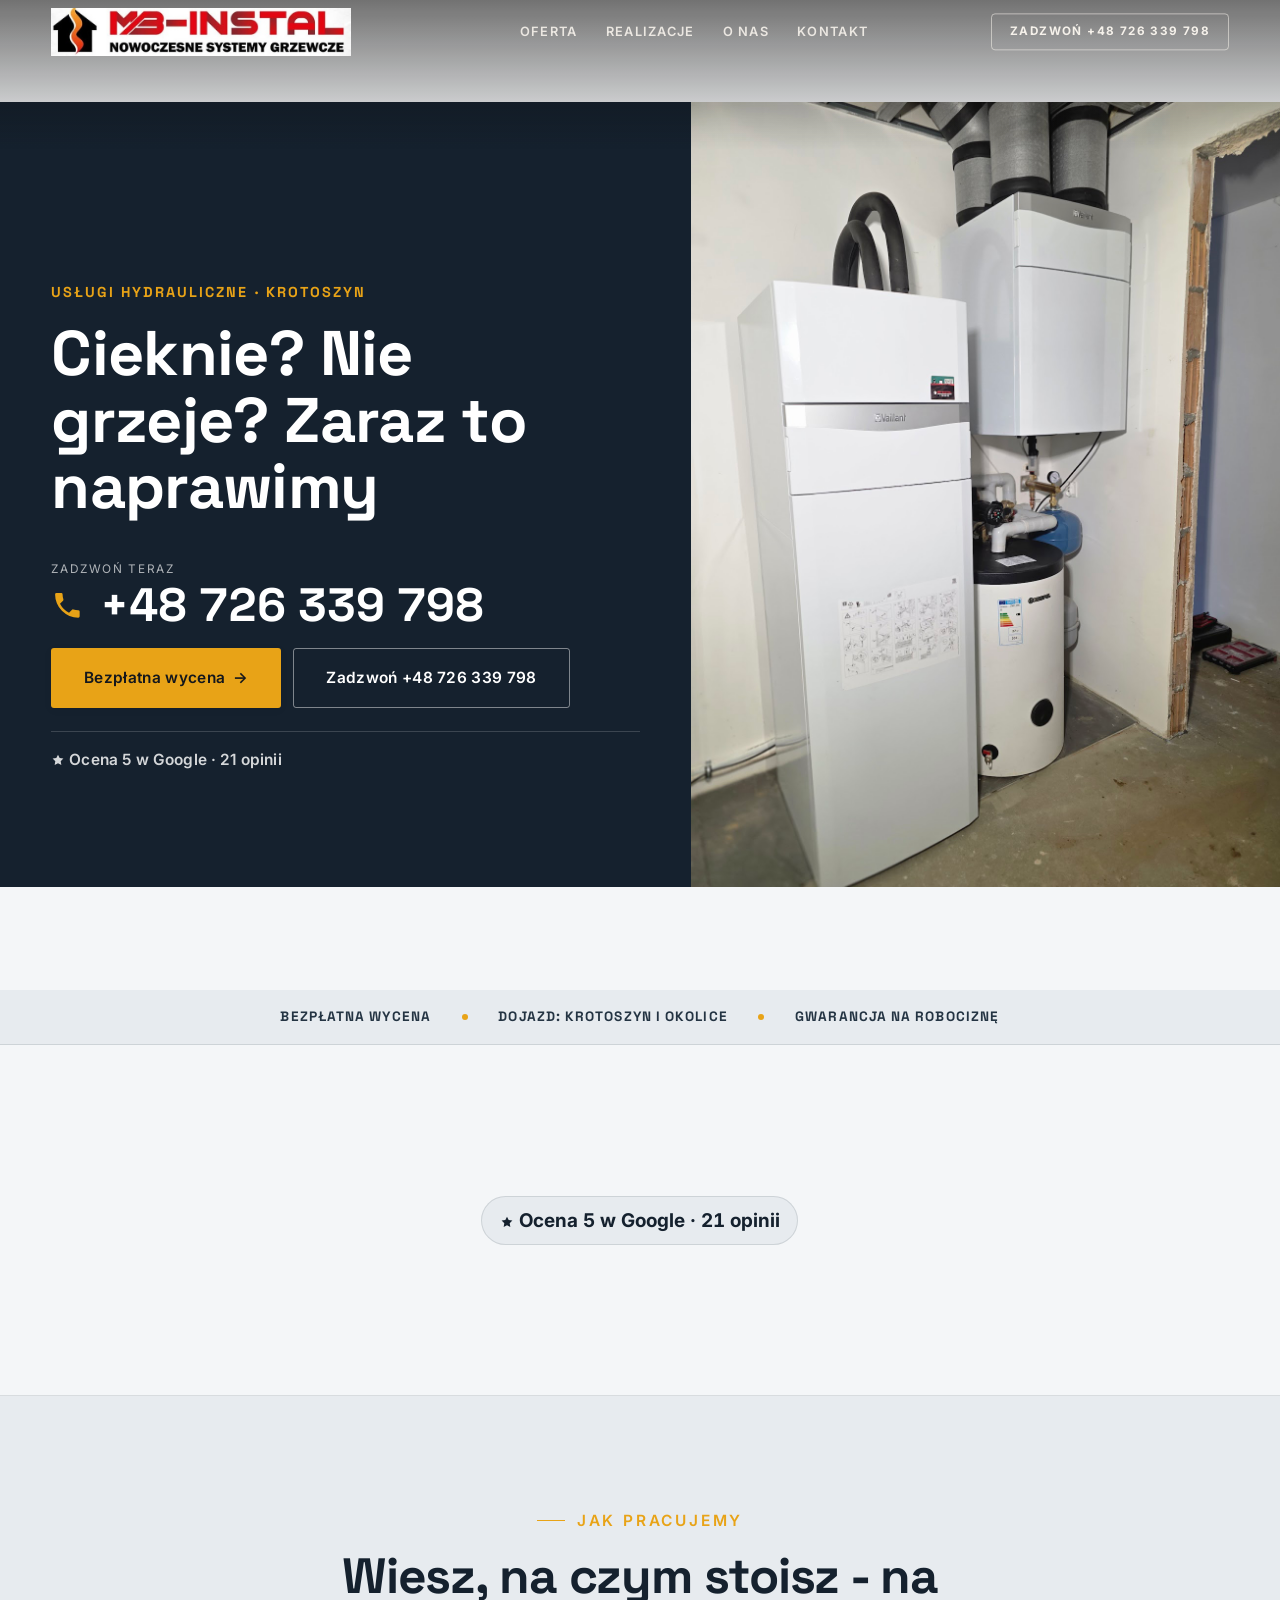
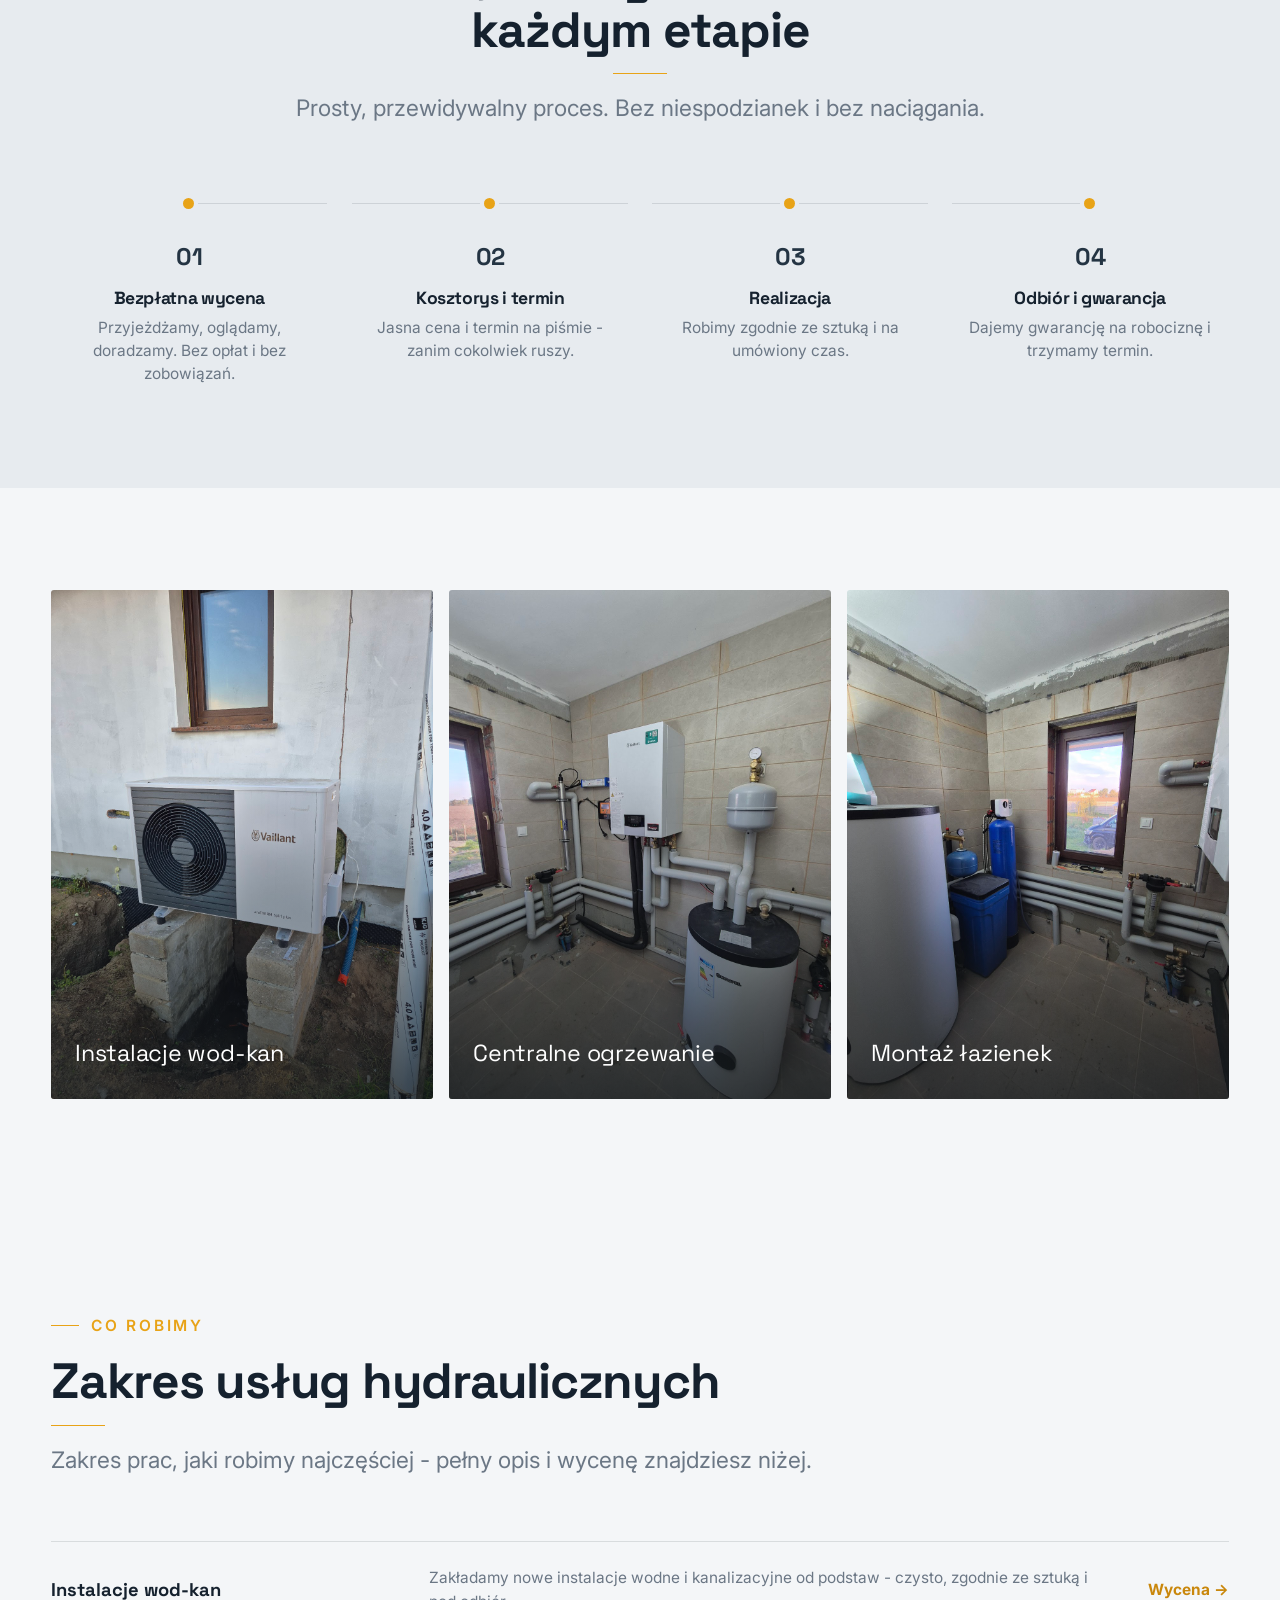
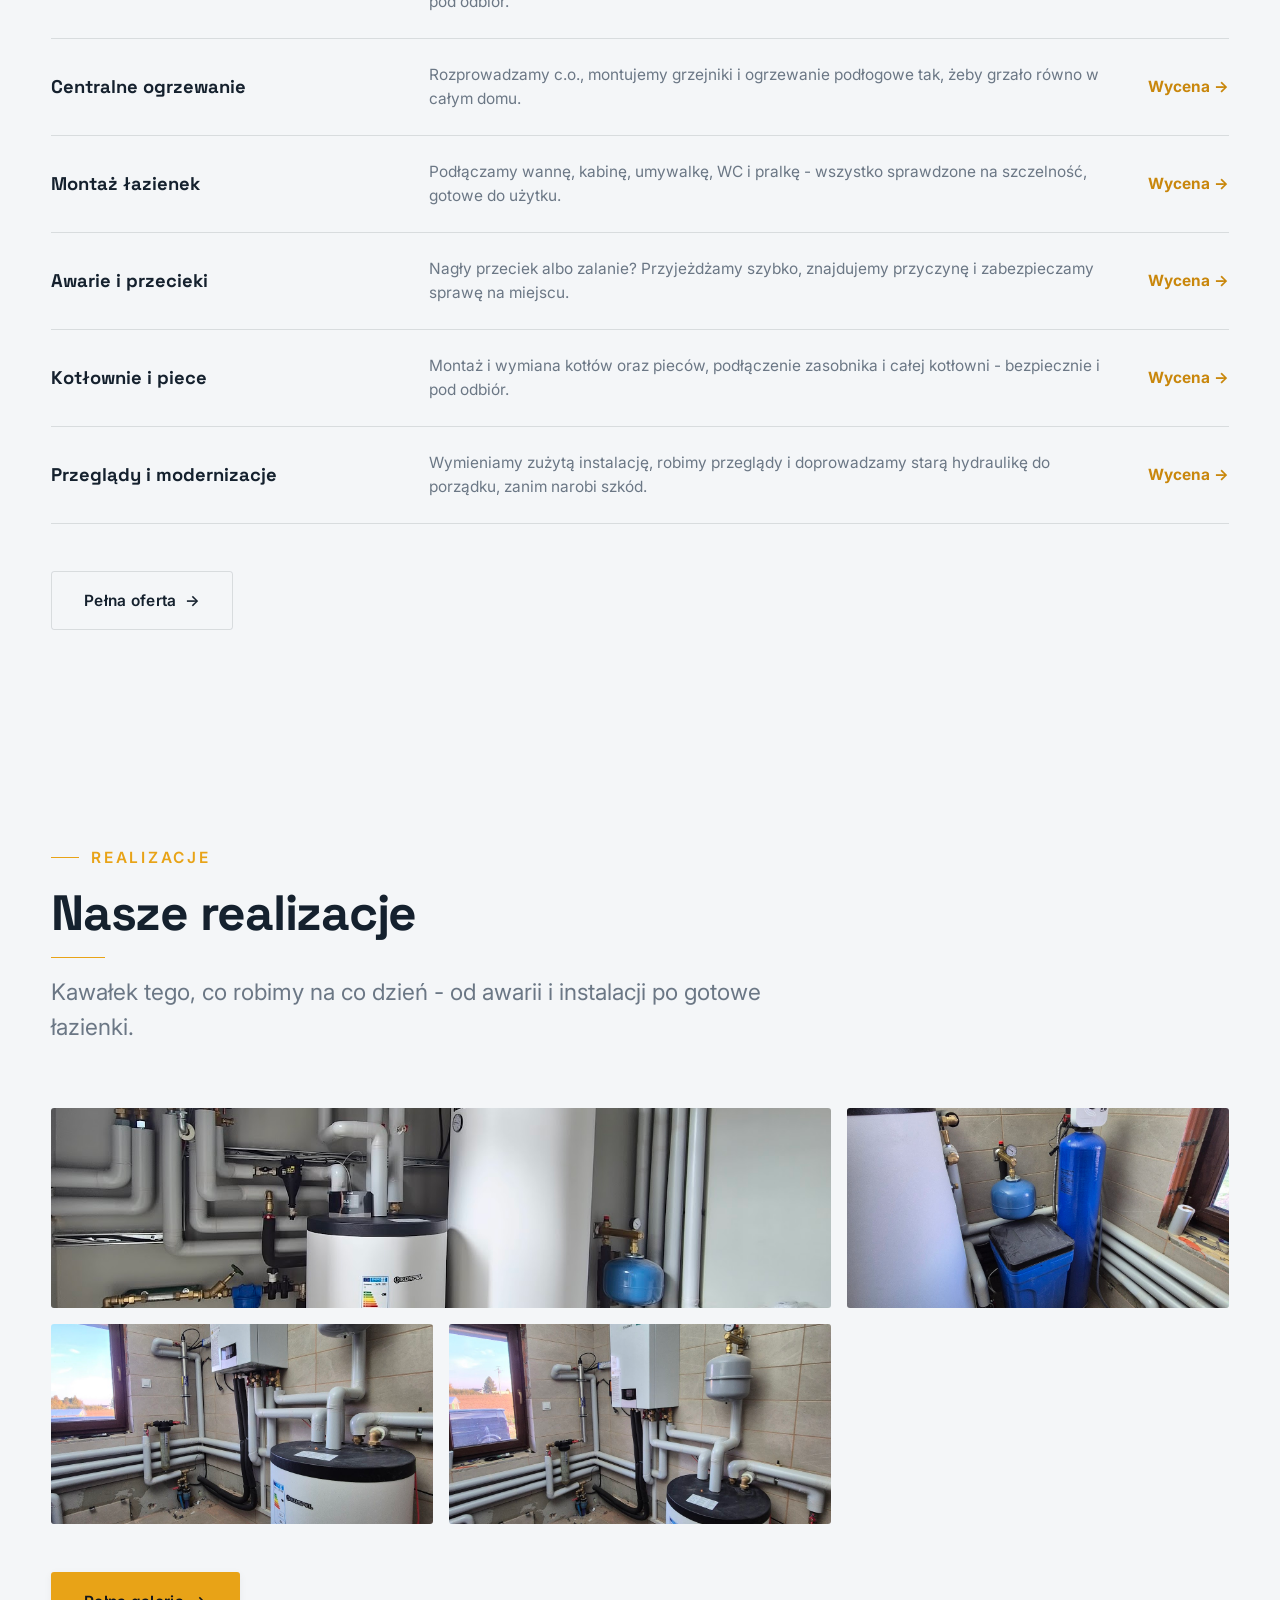
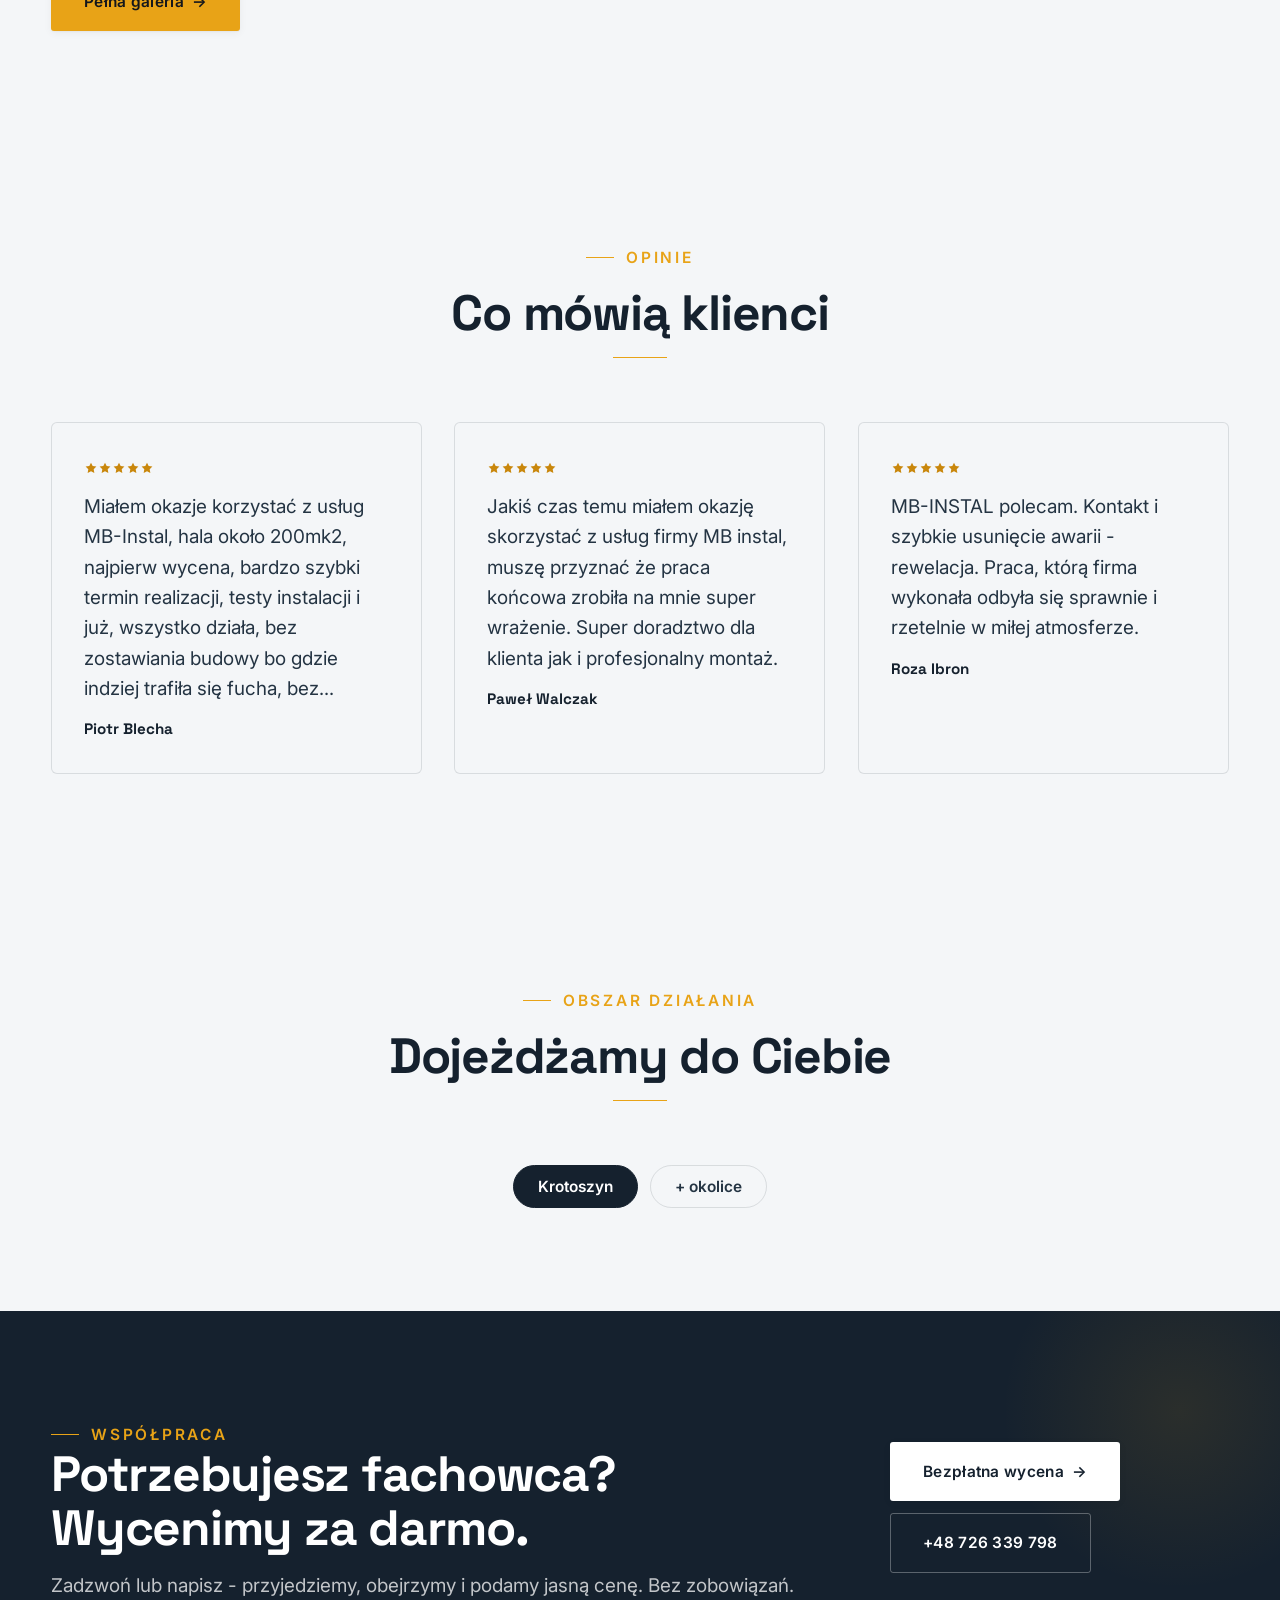
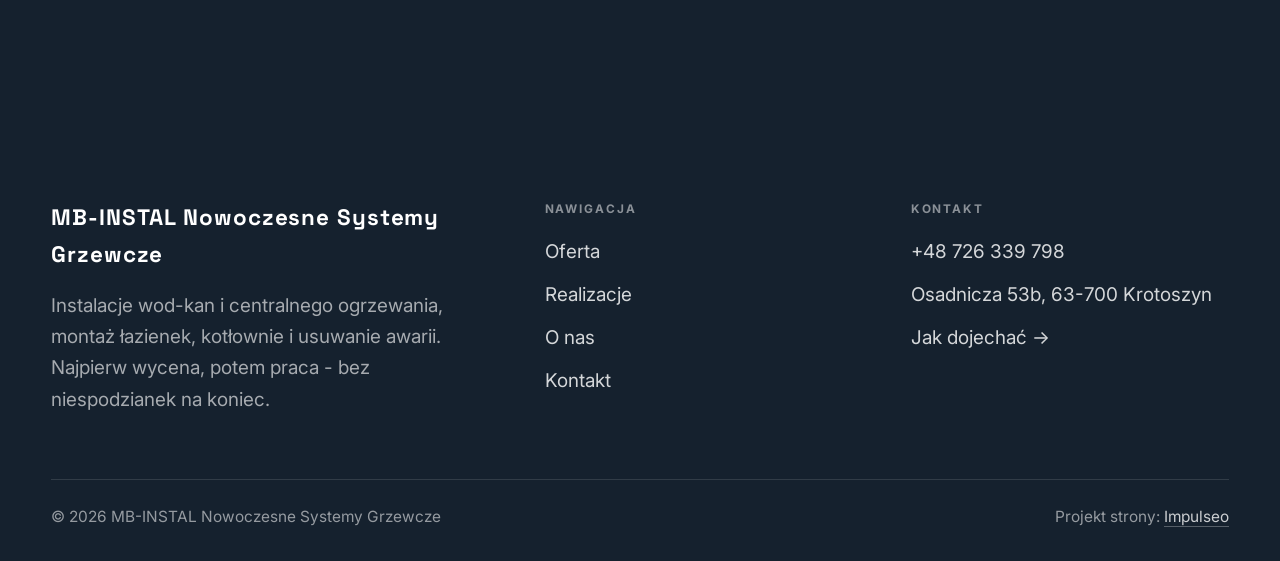
<file: index.html>
<!DOCTYPE html>
<html lang="pl">
<head>
<meta charset="UTF-8">
<meta name="viewport" content="width=device-width, initial-scale=1.0">
<title>MB-INSTAL Nowoczesne Systemy Grzewcze - Usługi hydrauliczne · Krotoszyn</title>
<meta name="description" content="MB-INSTAL Nowoczesne Systemy Grzewcze - usługi hydrauliczne w okolicy: instalacje wod-kan i c.o., montaż łazienek, kotłownie, usuwanie awarii i przecieków. Wycena przed pracą, sprawny dojazd, gwarancja. Zadzwoń i umów termin.">
<link rel="preconnect" href="https://fonts.googleapis.com">
<link rel="preconnect" href="https://fonts.gstatic.com" crossorigin>
<link href="https://fonts.googleapis.com/css2?family=Space+Grotesk:wght@500;600;700&family=Inter:wght@400;500;600&display=swap" rel="stylesheet">
<link rel="stylesheet" href="assets/styles.css">
</head>
<body>

<header class="nav">
  <div class="wrap nav-inner">
    <a class="brand brand-has-logo" href="index.html"><img class="brand-logo" src="img/logo.jpg" alt="MB-INSTAL Nowoczesne Systemy Grzewcze"></a>
    <nav class="nav-links">
      <a href="oferta.html">Oferta</a>
      <a href="realizacje.html">Realizacje</a>
      <a href="o-nas.html">O nas</a>
      <a href="kontakt.html">Kontakt</a>
      <a href="tel:+48726339798" class="btn btn-accent">Zadzwoń +48 726 339 798</a>
    </nav>
    <button class="nav-toggle" aria-label="Menu"><span></span><span></span><span></span></button>
  </div>
</header>

<section class="hero-fach">
  <img class="hf-photo" src="img/hero.jpg" alt="MB-INSTAL Nowoczesne Systemy Grzewcze">
  <div class="hf-panel">
      <span class="hf-kicker">Usługi hydrauliczne · Krotoszyn</span>
      <h1 class="hf-title">Cieknie? Nie grzeje? Zaraz to naprawimy</h1>
      <a class="hf-phone" href="tel:+48726339798"><span class="hf-phone-lab">Zadzwoń teraz</span><span class="hf-phone-num"><svg class="ico-tel" width="16" height="16" viewBox="0 0 24 24" fill="none" aria-hidden="true"><path d="M6.6 10.8a15.5 15.5 0 0 0 6.6 6.6l2.2-2.2a1 1 0 0 1 1-.24 11.4 11.4 0 0 0 3.6.58 1 1 0 0 1 1 1V20a1 1 0 0 1-1 1A17 17 0 0 1 3 4a1 1 0 0 1 1-1h3.5a1 1 0 0 1 1 1c0 1.25.2 2.46.58 3.6a1 1 0 0 1-.25 1l-2.23 2.2Z" fill="currentColor"/></svg> +48 726 339 798</span></a>
      <div class="hf-actions">
        <a href="kontakt.html" class="btn btn-accent">Bezpłatna wycena <span class="arr">→</span></a>
        <a href="tel:+48726339798" class="btn btn-ghost hf-ghost">Zadzwoń +48 726 339 798</a>
      </div>
      <div class="hf-trust"><svg class="ico-star" width="14" height="14" viewBox="0 0 24 24" style="vertical-align:-2px" aria-hidden="true"><path d="M12 2.8l2.85 5.8 6.4.93-4.63 4.5 1.1 6.37L12 17.4l-5.72 3 1.1-6.37-4.63-4.5 6.4-.93L12 2.8Z" fill="currentColor"/></svg> Ocena 5 w Google · 21 opinii</div>
  </div>
</section>
<section class="fach-promise">
  <div class="wrap">
    <ul class="fp-row reveal"><li>Bezpłatna wycena</li><li>Dojazd: Krotoszyn i okolice</li><li>Gwarancja na robociznę</li></ul>
  </div>
</section>
<section class="trust-bar">
  <div class="wrap">
    <div class="tb-google reveal"><svg class="ico-star" width="14" height="14" viewBox="0 0 24 24" style="vertical-align:-2px" aria-hidden="true"><path d="M12 2.8l2.85 5.8 6.4.93-4.63 4.5 1.1 6.37L12 17.4l-5.72 3 1.1-6.37-4.63-4.5 6.4-.93L12 2.8Z" fill="currentColor"/></svg> Ocena 5 w Google · 21 opinii</div>
  </div>
</section>
<section class="proces fachowcy">
  <div class="wrap">
    <div class="head center reveal">
      <span class="eyebrow">Jak pracujemy</span>
      <h2>Wiesz, na czym stoisz - na każdym etapie</h2>
      <p>Prosty, przewidywalny proces. Bez niespodzianek i bez naciągania.</p>
    </div>
    <ol class="proces-line">
      <li class="reveal"><span class="pno">01</span><h3>Bezpłatna wycena</h3><p>Przyjeżdżamy, oglądamy, doradzamy. Bez opłat i bez zobowiązań.</p></li>
      <li class="reveal"><span class="pno">02</span><h3>Kosztorys i termin</h3><p>Jasna cena i termin na piśmie - zanim cokolwiek ruszy.</p></li>
      <li class="reveal"><span class="pno">03</span><h3>Realizacja</h3><p>Robimy zgodnie ze sztuką i na umówiony czas.</p></li>
      <li class="reveal"><span class="pno">04</span><h3>Odbiór i gwarancja</h3><p>Dajemy gwarancję na robociznę i trzymamy termin.</p></li>
    </ol>
  </div>
</section>
<section class="gateways-band">
  <div class="wrap">
    <div class="gateways">
      <a href="oferta.html" class="gateway reveal"><img src="img/g1.jpg" alt="Instalacje wod-kan" loading="lazy"><span class="g-ttl">Instalacje wod-kan</span></a>
      <a href="oferta.html" class="gateway reveal"><img src="img/g2.jpg" alt="Centralne ogrzewanie" loading="lazy"><span class="g-ttl">Centralne ogrzewanie</span></a>
      <a href="oferta.html" class="gateway reveal"><img src="img/g3.jpg" alt="Montaż łazienek" loading="lazy"><span class="g-ttl">Montaż łazienek</span></a>
    </div>
  </div>
</section>
<section class="fach-uslugi">
  <div class="wrap">
    <div class="head reveal">
      <span class="eyebrow">Co robimy</span>
      <h2>Zakres usług hydraulicznych</h2>
      <p>Zakres prac, jaki robimy najczęściej - pełny opis i wycenę znajdziesz niżej.</p>
    </div>
    <ul class="fu-list">
      <li class="fu-row reveal"><div class="fu-name">Instalacje wod-kan</div><div class="fu-desc">Zakładamy nowe instalacje wodne i kanalizacyjne od podstaw - czysto, zgodnie ze sztuką i pod odbiór.</div><a class="fu-cta" href="kontakt.html">Wycena <span class="arr">→</span></a></li>
      <li class="fu-row reveal"><div class="fu-name">Centralne ogrzewanie</div><div class="fu-desc">Rozprowadzamy c.o., montujemy grzejniki i ogrzewanie podłogowe tak, żeby grzało równo w całym domu.</div><a class="fu-cta" href="kontakt.html">Wycena <span class="arr">→</span></a></li>
      <li class="fu-row reveal"><div class="fu-name">Montaż łazienek</div><div class="fu-desc">Podłączamy wannę, kabinę, umywalkę, WC i pralkę - wszystko sprawdzone na szczelność, gotowe do użytku.</div><a class="fu-cta" href="kontakt.html">Wycena <span class="arr">→</span></a></li>
      <li class="fu-row reveal"><div class="fu-name">Awarie i przecieki</div><div class="fu-desc">Nagły przeciek albo zalanie? Przyjeżdżamy szybko, znajdujemy przyczynę i zabezpieczamy sprawę na miejscu.</div><a class="fu-cta" href="kontakt.html">Wycena <span class="arr">→</span></a></li>
      <li class="fu-row reveal"><div class="fu-name">Kotłownie i piece</div><div class="fu-desc">Montaż i wymiana kotłów oraz pieców, podłączenie zasobnika i całej kotłowni - bezpiecznie i pod odbiór.</div><a class="fu-cta" href="kontakt.html">Wycena <span class="arr">→</span></a></li>
      <li class="fu-row reveal"><div class="fu-name">Przeglądy i modernizacje</div><div class="fu-desc">Wymieniamy zużytą instalację, robimy przeglądy i doprowadzamy starą hydraulikę do porządku, zanim narobi szkód.</div><a class="fu-cta" href="kontakt.html">Wycena <span class="arr">→</span></a></li>
    </ul>
    <div style="margin-top:var(--space-7)" class="reveal"><a href="oferta.html" class="btn btn-ghost">Pełna oferta <span class="arr">→</span></a></div>
  </div>
</section>
<section>
  <div class="wrap">
    <div class="head reveal">
      <span class="eyebrow">Realizacje</span>
      <h2>Nasze realizacje</h2>
      <p>Kawałek tego, co robimy na co dzień - od awarii i instalacji po gotowe łazienki.</p>
    </div>
    <div class="gallery">
      <div class="tile t-two3 reveal"><img src="img/g4.jpg" alt="Kotłownia" loading="lazy"><div class="cap">Kotłownia</div></div>
      <div class="tile t-third reveal"><img src="img/g5.jpg" alt="Usuwanie awarii" loading="lazy"><div class="cap">Usuwanie awarii</div></div>
      <div class="tile t-third reveal"><img src="img/g6.jpg" alt="Gotowa praca" loading="lazy"><div class="cap">Gotowa praca</div></div>
      <div class="tile t-third reveal"><img src="img/about.jpg" alt="MB-INSTAL Nowoczesne Systemy Grzewcze" loading="lazy"></div>
    </div>
    <div style="margin-top:var(--space-7)" class="reveal"><a href="realizacje.html" class="btn btn-accent">Pełna galeria <span class="arr">→</span></a></div>
  </div>
</section>
<section class="opinie">
  <div class="wrap">
    <div class="head center reveal">
      <span class="eyebrow">Opinie</span>
      <h2>Co mówią klienci</h2>
    </div>
    <div class="opinie-grid">
      <figure class="op-card reveal"><span class="op-star"><svg class="ico-star" width="14" height="14" viewBox="0 0 24 24" style="vertical-align:-2px" aria-hidden="true"><path d="M12 2.8l2.85 5.8 6.4.93-4.63 4.5 1.1 6.37L12 17.4l-5.72 3 1.1-6.37-4.63-4.5 6.4-.93L12 2.8Z" fill="currentColor"/></svg><svg class="ico-star" width="14" height="14" viewBox="0 0 24 24" style="vertical-align:-2px" aria-hidden="true"><path d="M12 2.8l2.85 5.8 6.4.93-4.63 4.5 1.1 6.37L12 17.4l-5.72 3 1.1-6.37-4.63-4.5 6.4-.93L12 2.8Z" fill="currentColor"/></svg><svg class="ico-star" width="14" height="14" viewBox="0 0 24 24" style="vertical-align:-2px" aria-hidden="true"><path d="M12 2.8l2.85 5.8 6.4.93-4.63 4.5 1.1 6.37L12 17.4l-5.72 3 1.1-6.37-4.63-4.5 6.4-.93L12 2.8Z" fill="currentColor"/></svg><svg class="ico-star" width="14" height="14" viewBox="0 0 24 24" style="vertical-align:-2px" aria-hidden="true"><path d="M12 2.8l2.85 5.8 6.4.93-4.63 4.5 1.1 6.37L12 17.4l-5.72 3 1.1-6.37-4.63-4.5 6.4-.93L12 2.8Z" fill="currentColor"/></svg><svg class="ico-star" width="14" height="14" viewBox="0 0 24 24" style="vertical-align:-2px" aria-hidden="true"><path d="M12 2.8l2.85 5.8 6.4.93-4.63 4.5 1.1 6.37L12 17.4l-5.72 3 1.1-6.37-4.63-4.5 6.4-.93L12 2.8Z" fill="currentColor"/></svg></span><blockquote>Miałem okazje korzystać z usług MB-Instal, hala około 200mk2, najpierw wycena, bardzo szybki termin realizacji, testy instalacji i już, wszystko działa, bez zostawiania budowy bo gdzie indziej trafiła się fucha, bez...</blockquote><span class="op-autor">Piotr Blecha</span></figure>
      <figure class="op-card reveal"><span class="op-star"><svg class="ico-star" width="14" height="14" viewBox="0 0 24 24" style="vertical-align:-2px" aria-hidden="true"><path d="M12 2.8l2.85 5.8 6.4.93-4.63 4.5 1.1 6.37L12 17.4l-5.72 3 1.1-6.37-4.63-4.5 6.4-.93L12 2.8Z" fill="currentColor"/></svg><svg class="ico-star" width="14" height="14" viewBox="0 0 24 24" style="vertical-align:-2px" aria-hidden="true"><path d="M12 2.8l2.85 5.8 6.4.93-4.63 4.5 1.1 6.37L12 17.4l-5.72 3 1.1-6.37-4.63-4.5 6.4-.93L12 2.8Z" fill="currentColor"/></svg><svg class="ico-star" width="14" height="14" viewBox="0 0 24 24" style="vertical-align:-2px" aria-hidden="true"><path d="M12 2.8l2.85 5.8 6.4.93-4.63 4.5 1.1 6.37L12 17.4l-5.72 3 1.1-6.37-4.63-4.5 6.4-.93L12 2.8Z" fill="currentColor"/></svg><svg class="ico-star" width="14" height="14" viewBox="0 0 24 24" style="vertical-align:-2px" aria-hidden="true"><path d="M12 2.8l2.85 5.8 6.4.93-4.63 4.5 1.1 6.37L12 17.4l-5.72 3 1.1-6.37-4.63-4.5 6.4-.93L12 2.8Z" fill="currentColor"/></svg><svg class="ico-star" width="14" height="14" viewBox="0 0 24 24" style="vertical-align:-2px" aria-hidden="true"><path d="M12 2.8l2.85 5.8 6.4.93-4.63 4.5 1.1 6.37L12 17.4l-5.72 3 1.1-6.37-4.63-4.5 6.4-.93L12 2.8Z" fill="currentColor"/></svg></span><blockquote>Jakiś czas temu miałem okazję skorzystać z usług firmy MB instal, muszę przyznać że praca końcowa zrobiła na mnie super wrażenie. Super doradztwo dla klienta jak i profesjonalny montaż.</blockquote><span class="op-autor">Paweł Walczak</span></figure>
      <figure class="op-card reveal"><span class="op-star"><svg class="ico-star" width="14" height="14" viewBox="0 0 24 24" style="vertical-align:-2px" aria-hidden="true"><path d="M12 2.8l2.85 5.8 6.4.93-4.63 4.5 1.1 6.37L12 17.4l-5.72 3 1.1-6.37-4.63-4.5 6.4-.93L12 2.8Z" fill="currentColor"/></svg><svg class="ico-star" width="14" height="14" viewBox="0 0 24 24" style="vertical-align:-2px" aria-hidden="true"><path d="M12 2.8l2.85 5.8 6.4.93-4.63 4.5 1.1 6.37L12 17.4l-5.72 3 1.1-6.37-4.63-4.5 6.4-.93L12 2.8Z" fill="currentColor"/></svg><svg class="ico-star" width="14" height="14" viewBox="0 0 24 24" style="vertical-align:-2px" aria-hidden="true"><path d="M12 2.8l2.85 5.8 6.4.93-4.63 4.5 1.1 6.37L12 17.4l-5.72 3 1.1-6.37-4.63-4.5 6.4-.93L12 2.8Z" fill="currentColor"/></svg><svg class="ico-star" width="14" height="14" viewBox="0 0 24 24" style="vertical-align:-2px" aria-hidden="true"><path d="M12 2.8l2.85 5.8 6.4.93-4.63 4.5 1.1 6.37L12 17.4l-5.72 3 1.1-6.37-4.63-4.5 6.4-.93L12 2.8Z" fill="currentColor"/></svg><svg class="ico-star" width="14" height="14" viewBox="0 0 24 24" style="vertical-align:-2px" aria-hidden="true"><path d="M12 2.8l2.85 5.8 6.4.93-4.63 4.5 1.1 6.37L12 17.4l-5.72 3 1.1-6.37-4.63-4.5 6.4-.93L12 2.8Z" fill="currentColor"/></svg></span><blockquote>MB-INSTAL polecam. Kontakt i szybkie usunięcie awarii - rewelacja. Praca, którą firma wykonała odbyła się sprawnie i rzetelnie w miłej atmosferze.</blockquote><span class="op-autor">Roza Ibron</span></figure>
    </div>
  </div>
</section>
<section class="obszar">
  <div class="wrap">
    <div class="head center reveal">
      <span class="eyebrow">Obszar działania</span>
      <h2>Dojeżdżamy do Ciebie</h2>
    </div>
    <ul class="obszar-list reveal"><li class="is-home">Krotoszyn</li><li>+ okolice</li></ul>
  </div>
</section>
<section class="cta">
  <div class="wrap">
    <div class="reveal">
      <span class="eyebrow">Współpraca</span>
      <h2>Potrzebujesz fachowca? Wycenimy za darmo.</h2>
      <p>Zadzwoń lub napisz - przyjedziemy, obejrzymy i podamy jasną cenę. Bez zobowiązań.</p>
    </div>
    <div class="cta-actions reveal">
      <a href="kontakt.html" class="btn btn-light">Bezpłatna wycena <span class="arr">→</span></a>
      <a href="tel:+48726339798" class="btn btn-ghost" style="color:#fff;border-color:rgba(255,255,255,.3)">+48 726 339 798</a>
    </div>
  </div>
</section>

<footer>
  <div class="wrap">
    <div class="foot-grid">
      <div class="foot-brand">
        <div class="name">MB-INSTAL Nowoczesne Systemy Grzewcze</div>
        <p>Instalacje wod-kan i centralnego ogrzewania, montaż łazienek, kotłownie i usuwanie awarii. Najpierw wycena, potem praca - bez niespodzianek na koniec.</p>
      </div>
      <div class="foot-col">
        <h4>Nawigacja</h4>
        <a href="oferta.html">Oferta</a>
        <a href="realizacje.html">Realizacje</a>
        <a href="o-nas.html">O nas</a>
        <a href="kontakt.html">Kontakt</a>
      </div>
      <div class="foot-col">
        <h4>Kontakt</h4>
        <a href="tel:+48726339798">+48 726 339 798</a>
        <p>Osadnicza 53b, 63-700 Krotoszyn</p>
        <a href="https://maps.google.com/?cid=2509239621302507748&g_mp=CiVnb29nbGUubWFwcy5wbGFjZXMudjEuUGxhY2VzLkdldFBsYWNlEAIYBCAA" target="_blank" rel="noopener">Jak dojechać →</a>
      </div>
    </div>
    <div class="foot-bot">
      <span>© 2026 MB-INSTAL Nowoczesne Systemy Grzewcze</span>
      <span>Projekt strony: <a class="foot-credit" href="https://impulseo.pl" target="_blank" rel="noopener">Impulseo</a></span>
    </div>
  </div>
</footer>
<div class="sticky-call"><a class="sc-call" href="tel:+48726339798"><svg class="ico-tel" width="16" height="16" viewBox="0 0 24 24" fill="none" aria-hidden="true"><path d="M6.6 10.8a15.5 15.5 0 0 0 6.6 6.6l2.2-2.2a1 1 0 0 1 1-.24 11.4 11.4 0 0 0 3.6.58 1 1 0 0 1 1 1V20a1 1 0 0 1-1 1A17 17 0 0 1 3 4a1 1 0 0 1 1-1h3.5a1 1 0 0 1 1 1c0 1.25.2 2.46.58 3.6a1 1 0 0 1-.25 1l-2.23 2.2Z" fill="currentColor"/></svg> Zadzwoń</a><a class="sc-quote" href="kontakt.html">Bezpłatna wycena</a></div>

<script src="assets/main.js"></script>
</body>
</html>
</file>
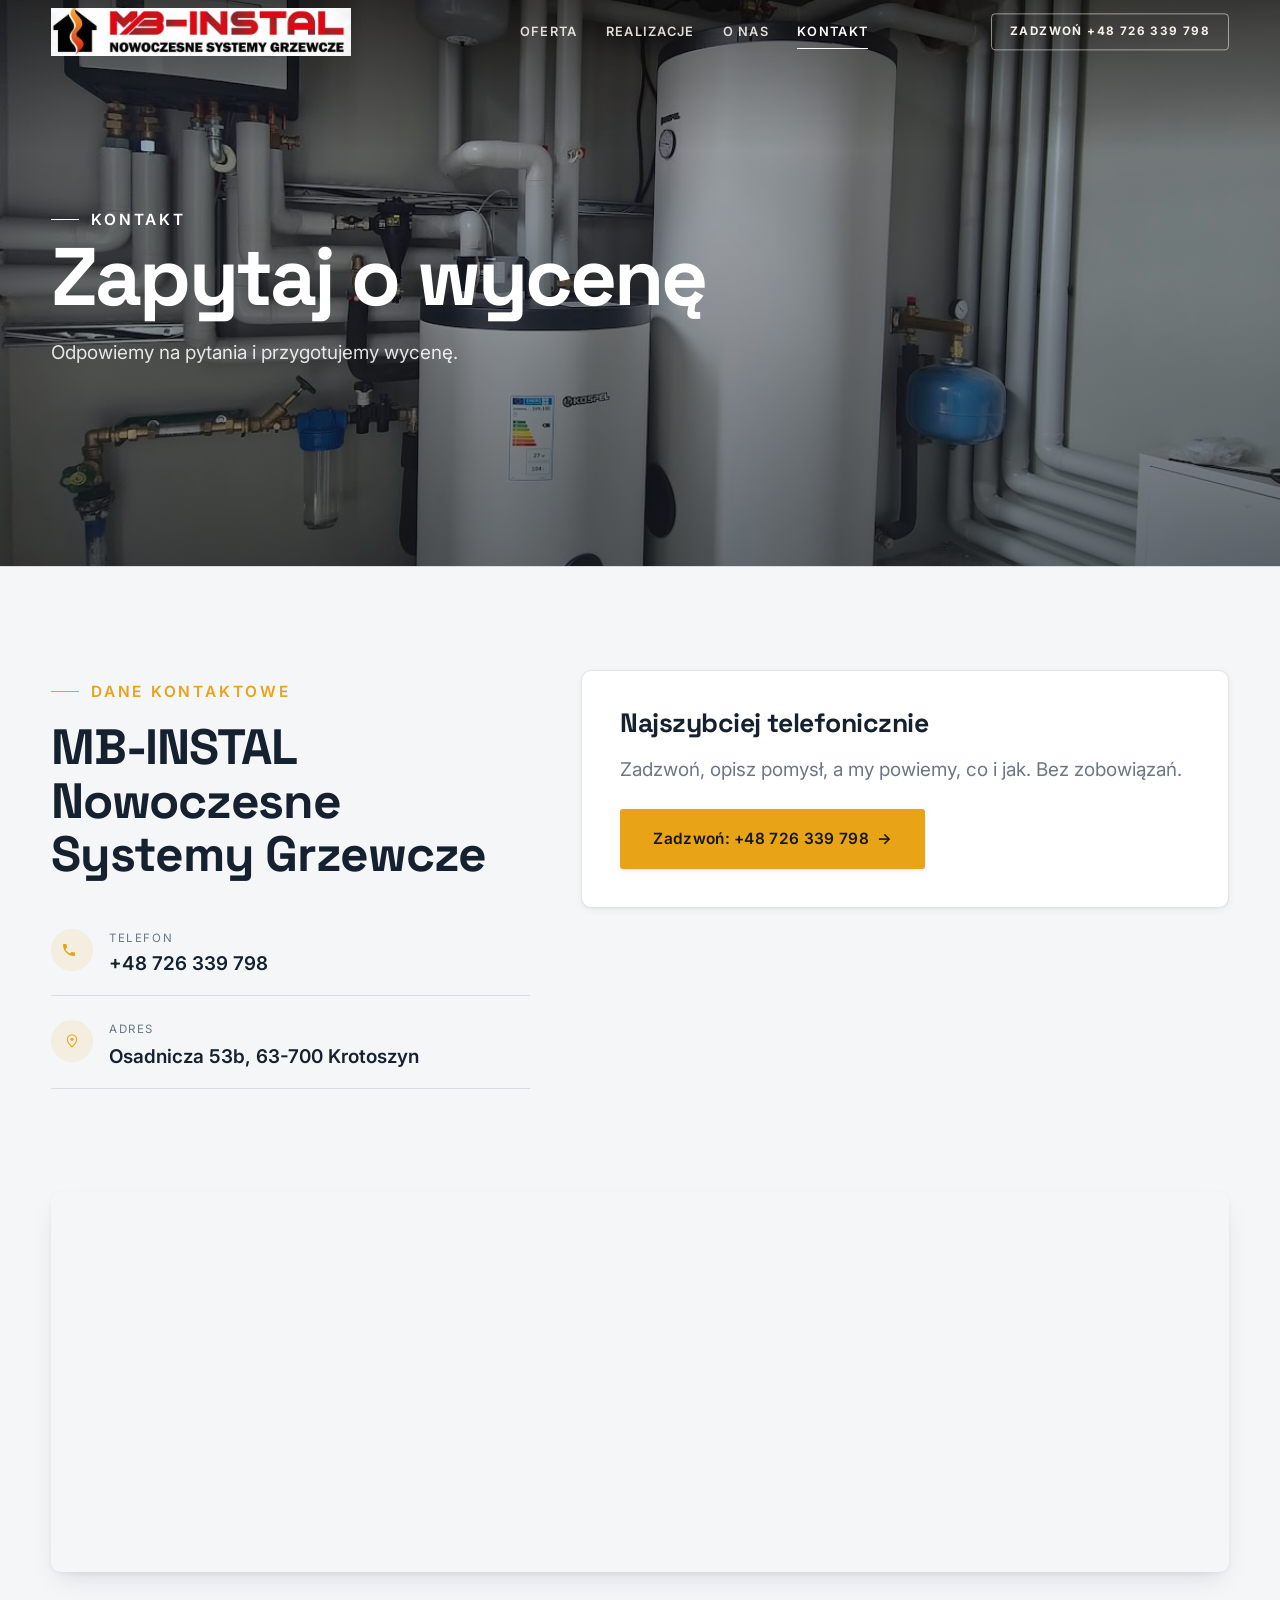
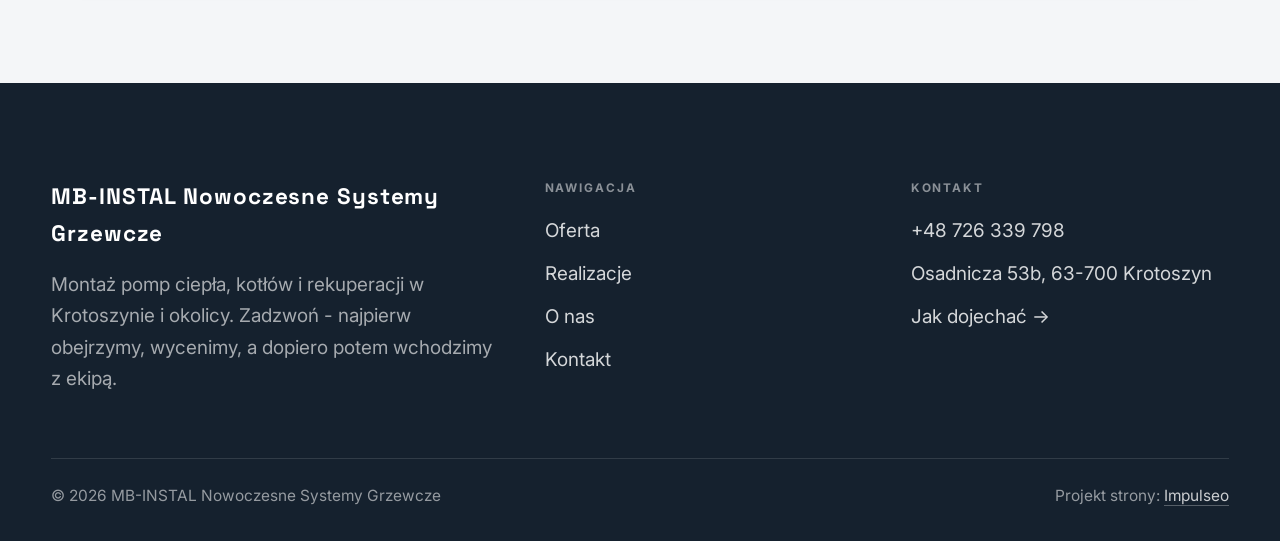
<file: kontakt.html>
<!DOCTYPE html>
<html lang="pl">
<head>
<meta charset="UTF-8">
<meta name="viewport" content="width=device-width, initial-scale=1.0">
<title>Kontakt - MB-INSTAL Nowoczesne Systemy Grzewcze</title>
<meta name="description" content="Kontakt MB-INSTAL Nowoczesne Systemy Grzewcze - Osadnicza 53b, 63-700 Krotoszyn">
<link rel="preconnect" href="https://fonts.googleapis.com">
<link rel="preconnect" href="https://fonts.gstatic.com" crossorigin>
<link href="https://fonts.googleapis.com/css2?family=Space+Grotesk:wght@500;600;700&family=Inter:wght@400;500;600&display=swap" rel="stylesheet">
<link rel="stylesheet" href="assets/styles.css">
</head>
<body>

<header class="nav">
  <div class="wrap nav-inner">
    <a class="brand brand-has-logo" href="index.html"><img class="brand-logo" src="img/logo.jpg" alt="MB-INSTAL Nowoczesne Systemy Grzewcze"></a>
    <nav class="nav-links">
      <a href="oferta.html">Oferta</a>
      <a href="realizacje.html">Realizacje</a>
      <a href="o-nas.html">O nas</a>
      <a href="kontakt.html" class="active">Kontakt</a>
      <a href="tel:+48726339798" class="btn btn-accent">Zadzwoń +48 726 339 798</a>
    </nav>
    <button class="nav-toggle" aria-label="Menu"><span></span><span></span><span></span></button>
  </div>
</header>

<section class="pagehead">
  <img src="img/g4.jpg" alt="MB-INSTAL Nowoczesne Systemy Grzewcze - Zapytaj o wycenę">
  <div class="wrap">
    <span class="eyebrow">Kontakt</span>
    <h1>Zapytaj o wycenę</h1>
    <p>Odpowiemy na pytania i przygotujemy wycenę.</p>
  </div>
</section>
<section>
  <div class="wrap contact-grid">
    <div class="reveal">
      <span class="eyebrow">Dane kontaktowe</span>
      <h2 style="margin:var(--space-4) 0 var(--space-6)">MB-INSTAL Nowoczesne Systemy Grzewcze</h2>
      <div class="info-list">
        <div class="info-row"><div class="ic"><svg class="ico-tel" width="16" height="16" viewBox="0 0 24 24" fill="none" aria-hidden="true"><path d="M6.6 10.8a15.5 15.5 0 0 0 6.6 6.6l2.2-2.2a1 1 0 0 1 1-.24 11.4 11.4 0 0 0 3.6.58 1 1 0 0 1 1 1V20a1 1 0 0 1-1 1A17 17 0 0 1 3 4a1 1 0 0 1 1-1h3.5a1 1 0 0 1 1 1c0 1.25.2 2.46.58 3.6a1 1 0 0 1-.25 1l-2.23 2.2Z" fill="currentColor"/></svg></div><div><div class="lbl">Telefon</div><a class="val" href="tel:+48726339798">+48 726 339 798</a></div></div>
        <div class="info-row"><div class="ic"><svg class="ico-pin" width="16" height="16" viewBox="0 0 24 24" fill="none" aria-hidden="true"><path d="M12 21s7-6.1 7-11.5A7 7 0 0 0 5 9.5C5 14.9 12 21 12 21Z" stroke="currentColor" stroke-width="1.6" fill="none"/><circle cx="12" cy="9.5" r="2.4" fill="currentColor"/></svg></div><div><div class="lbl">Adres</div><div class="val">Osadnicza 53b, 63-700 Krotoszyn</div></div></div>
      </div>
    </div>
    <div class="reveal">
      <div class="form">
        <h3 style="margin-bottom:var(--space-4)">Najszybciej telefonicznie</h3>
        <p class="muted" style="margin-bottom:var(--space-5)">Zadzwoń, opisz pomysł, a my powiemy, co i jak. Bez zobowiązań.</p>
        <a href="tel:+48726339798" class="btn btn-accent" style="justify-content:center">Zadzwoń: +48 726 339 798 <span class="arr">→</span></a>
      </div>
    </div>
  </div>
</section>
<section style="padding-top:0">
  <div class="wrap reveal">
    <iframe class="map" title="MB-INSTAL Nowoczesne Systemy Grzewcze - Krotoszyn" src="https://maps.google.com/maps?q=MB-INSTAL%20Nowoczesne%20Systemy%20Grzewcze%20Krotoszyn&z=15&output=embed" loading="lazy" referrerpolicy="no-referrer-when-downgrade"></iframe>
  </div>
</section>

<footer>
  <div class="wrap">
    <div class="foot-grid">
      <div class="foot-brand">
        <div class="name">MB-INSTAL Nowoczesne Systemy Grzewcze</div>
        <p>Montaż pomp ciepła, kotłów i rekuperacji w Krotoszynie i okolicy. Zadzwoń - najpierw obejrzymy, wycenimy, a dopiero potem wchodzimy z ekipą.</p>
      </div>
      <div class="foot-col">
        <h4>Nawigacja</h4>
        <a href="oferta.html">Oferta</a>
        <a href="realizacje.html">Realizacje</a>
        <a href="o-nas.html">O nas</a>
        <a href="kontakt.html">Kontakt</a>
      </div>
      <div class="foot-col">
        <h4>Kontakt</h4>
        <a href="tel:+48726339798">+48 726 339 798</a>
        <p>Osadnicza 53b, 63-700 Krotoszyn</p>
        <a href="https://maps.google.com/?cid=2509239621302507748&g_mp=CiVnb29nbGUubWFwcy5wbGFjZXMudjEuUGxhY2VzLkdldFBsYWNlEAIYBCAA" target="_blank" rel="noopener">Jak dojechać →</a>
      </div>
    </div>
    <div class="foot-bot">
      <span>© 2026 MB-INSTAL Nowoczesne Systemy Grzewcze</span>
      <span>Projekt strony: <a class="foot-credit" href="https://impulseo.pl" target="_blank" rel="noopener">Impulseo</a></span>
    </div>
  </div>
</footer>
<div class="sticky-call"><a class="sc-call" href="tel:+48726339798"><svg class="ico-tel" width="16" height="16" viewBox="0 0 24 24" fill="none" aria-hidden="true"><path d="M6.6 10.8a15.5 15.5 0 0 0 6.6 6.6l2.2-2.2a1 1 0 0 1 1-.24 11.4 11.4 0 0 0 3.6.58 1 1 0 0 1 1 1V20a1 1 0 0 1-1 1A17 17 0 0 1 3 4a1 1 0 0 1 1-1h3.5a1 1 0 0 1 1 1c0 1.25.2 2.46.58 3.6a1 1 0 0 1-.25 1l-2.23 2.2Z" fill="currentColor"/></svg> Zadzwoń</a><a class="sc-quote" href="kontakt.html">Bezpłatna wycena</a></div>

<script src="assets/main.js"></script>
</body>
</html>
</file>
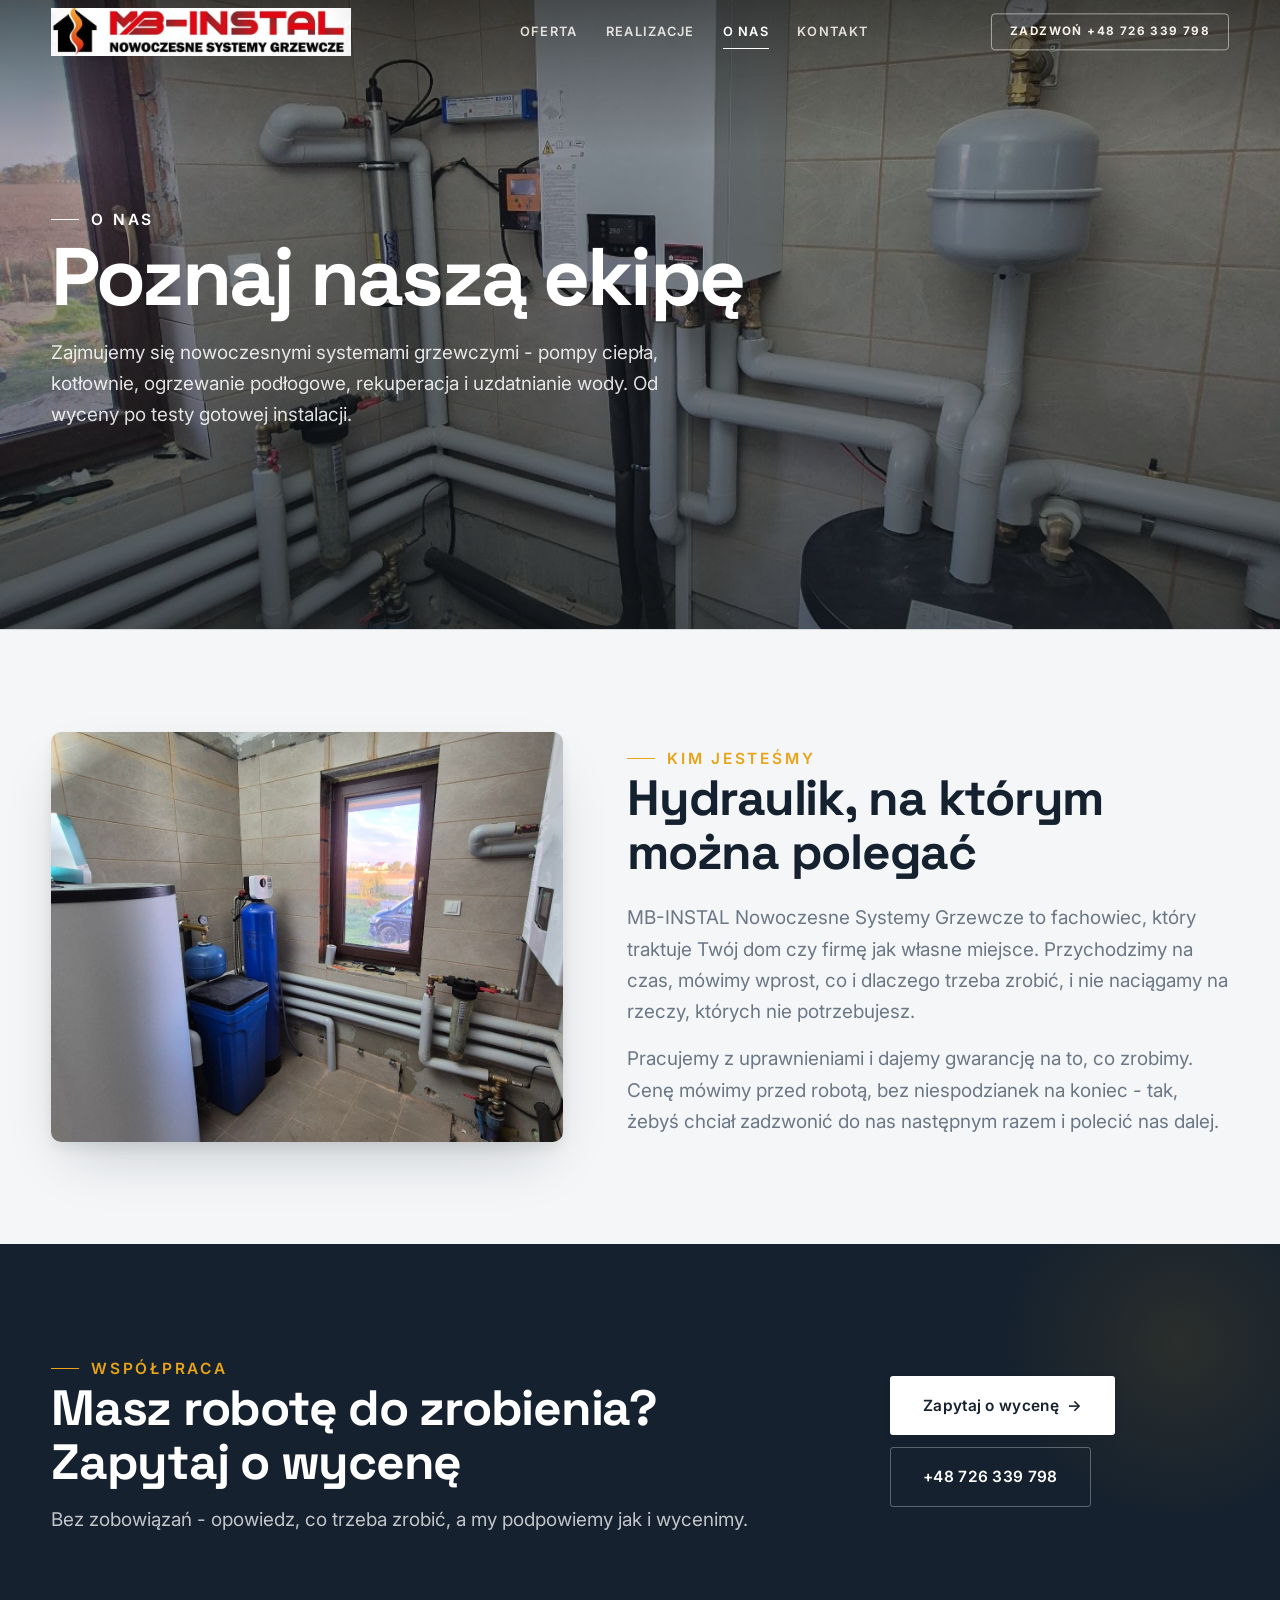
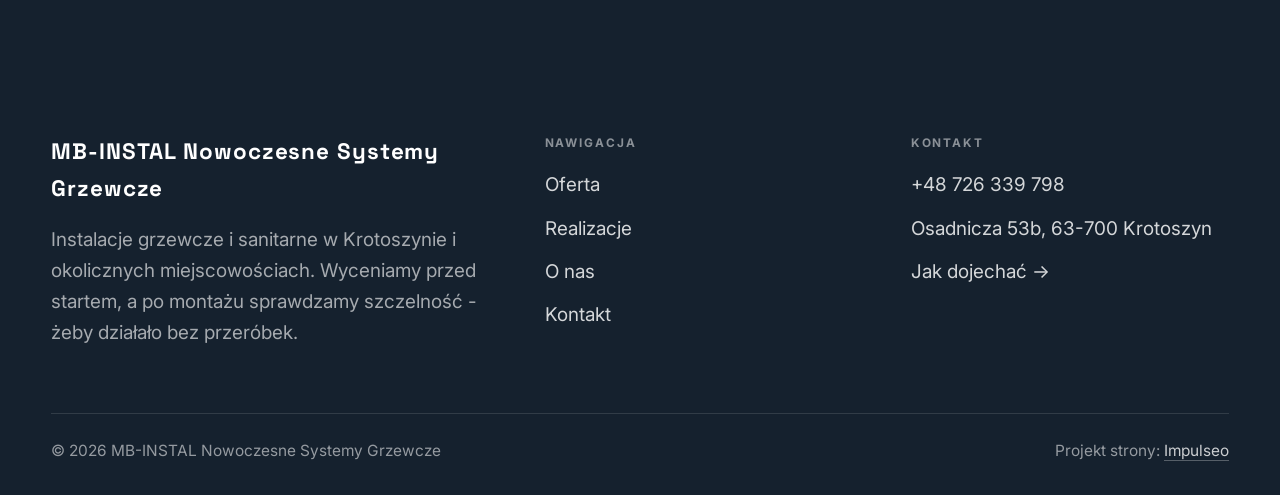
<file: o-nas.html>
<!DOCTYPE html>
<html lang="pl">
<head>
<meta charset="UTF-8">
<meta name="viewport" content="width=device-width, initial-scale=1.0">
<title>O nas - MB-INSTAL Nowoczesne Systemy Grzewcze</title>
<meta name="description" content="MB-INSTAL Nowoczesne Systemy Grzewcze - usługi hydrauliczne w okolicy: instalacje wod-kan i c.o., montaż łazienek, kotłownie, usuwanie awarii i przecieków. Wycena przed pracą, sprawny dojazd, gwarancja. Zadzwoń i umów termin.">
<link rel="preconnect" href="https://fonts.googleapis.com">
<link rel="preconnect" href="https://fonts.gstatic.com" crossorigin>
<link href="https://fonts.googleapis.com/css2?family=Space+Grotesk:wght@500;600;700&family=Inter:wght@400;500;600&display=swap" rel="stylesheet">
<link rel="stylesheet" href="assets/styles.css">
</head>
<body>

<header class="nav">
  <div class="wrap nav-inner">
    <a class="brand brand-has-logo" href="index.html"><img class="brand-logo" src="img/logo.jpg" alt="MB-INSTAL Nowoczesne Systemy Grzewcze"></a>
    <nav class="nav-links">
      <a href="oferta.html">Oferta</a>
      <a href="realizacje.html">Realizacje</a>
      <a href="o-nas.html" class="active">O nas</a>
      <a href="kontakt.html">Kontakt</a>
      <a href="tel:+48726339798" class="btn btn-accent">Zadzwoń +48 726 339 798</a>
    </nav>
    <button class="nav-toggle" aria-label="Menu"><span></span><span></span><span></span></button>
  </div>
</header>

<section class="pagehead">
  <img src="img/g2.jpg" alt="MB-INSTAL Nowoczesne Systemy Grzewcze - Poznaj naszą ekipę">
  <div class="wrap">
    <span class="eyebrow">O nas</span>
    <h1>Poznaj naszą ekipę</h1>
    <p>Zajmujemy się nowoczesnymi systemami grzewczymi - pompy ciepła, kotłownie, ogrzewanie podłogowe, rekuperacja i uzdatnianie wody. Od wyceny po testy gotowej instalacji.</p>
  </div>
</section>
<section>
  <div class="wrap split">
    <div class="split-art reveal"><img src="img/g3.jpg" alt="MB-INSTAL Nowoczesne Systemy Grzewcze" loading="lazy"></div>
    <div class="split-copy reveal">
      <span class="eyebrow">Kim jesteśmy</span>
      <h2>Hydraulik, na którym można polegać</h2>
      <p class="muted">MB-INSTAL Nowoczesne Systemy Grzewcze to fachowiec, który traktuje Twój dom czy firmę jak własne miejsce. Przychodzimy na czas, mówimy wprost, co i dlaczego trzeba zrobić, i nie naciągamy na rzeczy, których nie potrzebujesz.</p>
      <p class="muted">Pracujemy z uprawnieniami i dajemy gwarancję na to, co zrobimy. Cenę mówimy przed robotą, bez niespodzianek na koniec - tak, żebyś chciał zadzwonić do nas następnym razem i polecić nas dalej.</p>
    </div>
  </div>
</section>


<section class="cta">
  <div class="wrap">
    <div class="reveal">
      <span class="eyebrow">Współpraca</span>
      <h2>Masz robotę do zrobienia? Zapytaj o wycenę</h2>
      <p>Bez zobowiązań - opowiedz, co trzeba zrobić, a my podpowiemy jak i wycenimy.</p>
    </div>
    <div class="cta-actions reveal">
      <a href="kontakt.html" class="btn btn-light">Zapytaj o wycenę <span class="arr">→</span></a>
      <a href="tel:+48726339798" class="btn btn-ghost" style="color:#fff;border-color:rgba(255,255,255,.3)">+48 726 339 798</a>
    </div>
  </div>
</section>

<footer>
  <div class="wrap">
    <div class="foot-grid">
      <div class="foot-brand">
        <div class="name">MB-INSTAL Nowoczesne Systemy Grzewcze</div>
        <p>Instalacje grzewcze i sanitarne w Krotoszynie i okolicznych miejscowościach. Wyceniamy przed startem, a po montażu sprawdzamy szczelność - żeby działało bez przeróbek.</p>
      </div>
      <div class="foot-col">
        <h4>Nawigacja</h4>
        <a href="oferta.html">Oferta</a>
        <a href="realizacje.html">Realizacje</a>
        <a href="o-nas.html">O nas</a>
        <a href="kontakt.html">Kontakt</a>
      </div>
      <div class="foot-col">
        <h4>Kontakt</h4>
        <a href="tel:+48726339798">+48 726 339 798</a>
        <p>Osadnicza 53b, 63-700 Krotoszyn</p>
        <a href="https://maps.google.com/?cid=2509239621302507748&g_mp=CiVnb29nbGUubWFwcy5wbGFjZXMudjEuUGxhY2VzLkdldFBsYWNlEAIYBCAA" target="_blank" rel="noopener">Jak dojechać →</a>
      </div>
    </div>
    <div class="foot-bot">
      <span>© 2026 MB-INSTAL Nowoczesne Systemy Grzewcze</span>
      <span>Projekt strony: <a class="foot-credit" href="https://impulseo.pl" target="_blank" rel="noopener">Impulseo</a></span>
    </div>
  </div>
</footer>
<div class="sticky-call"><a class="sc-call" href="tel:+48726339798"><svg class="ico-tel" width="16" height="16" viewBox="0 0 24 24" fill="none" aria-hidden="true"><path d="M6.6 10.8a15.5 15.5 0 0 0 6.6 6.6l2.2-2.2a1 1 0 0 1 1-.24 11.4 11.4 0 0 0 3.6.58 1 1 0 0 1 1 1V20a1 1 0 0 1-1 1A17 17 0 0 1 3 4a1 1 0 0 1 1-1h3.5a1 1 0 0 1 1 1c0 1.25.2 2.46.58 3.6a1 1 0 0 1-.25 1l-2.23 2.2Z" fill="currentColor"/></svg> Zadzwoń</a><a class="sc-quote" href="kontakt.html">Bezpłatna wycena</a></div>

<script src="assets/main.js"></script>
</body>
</html>
</file>
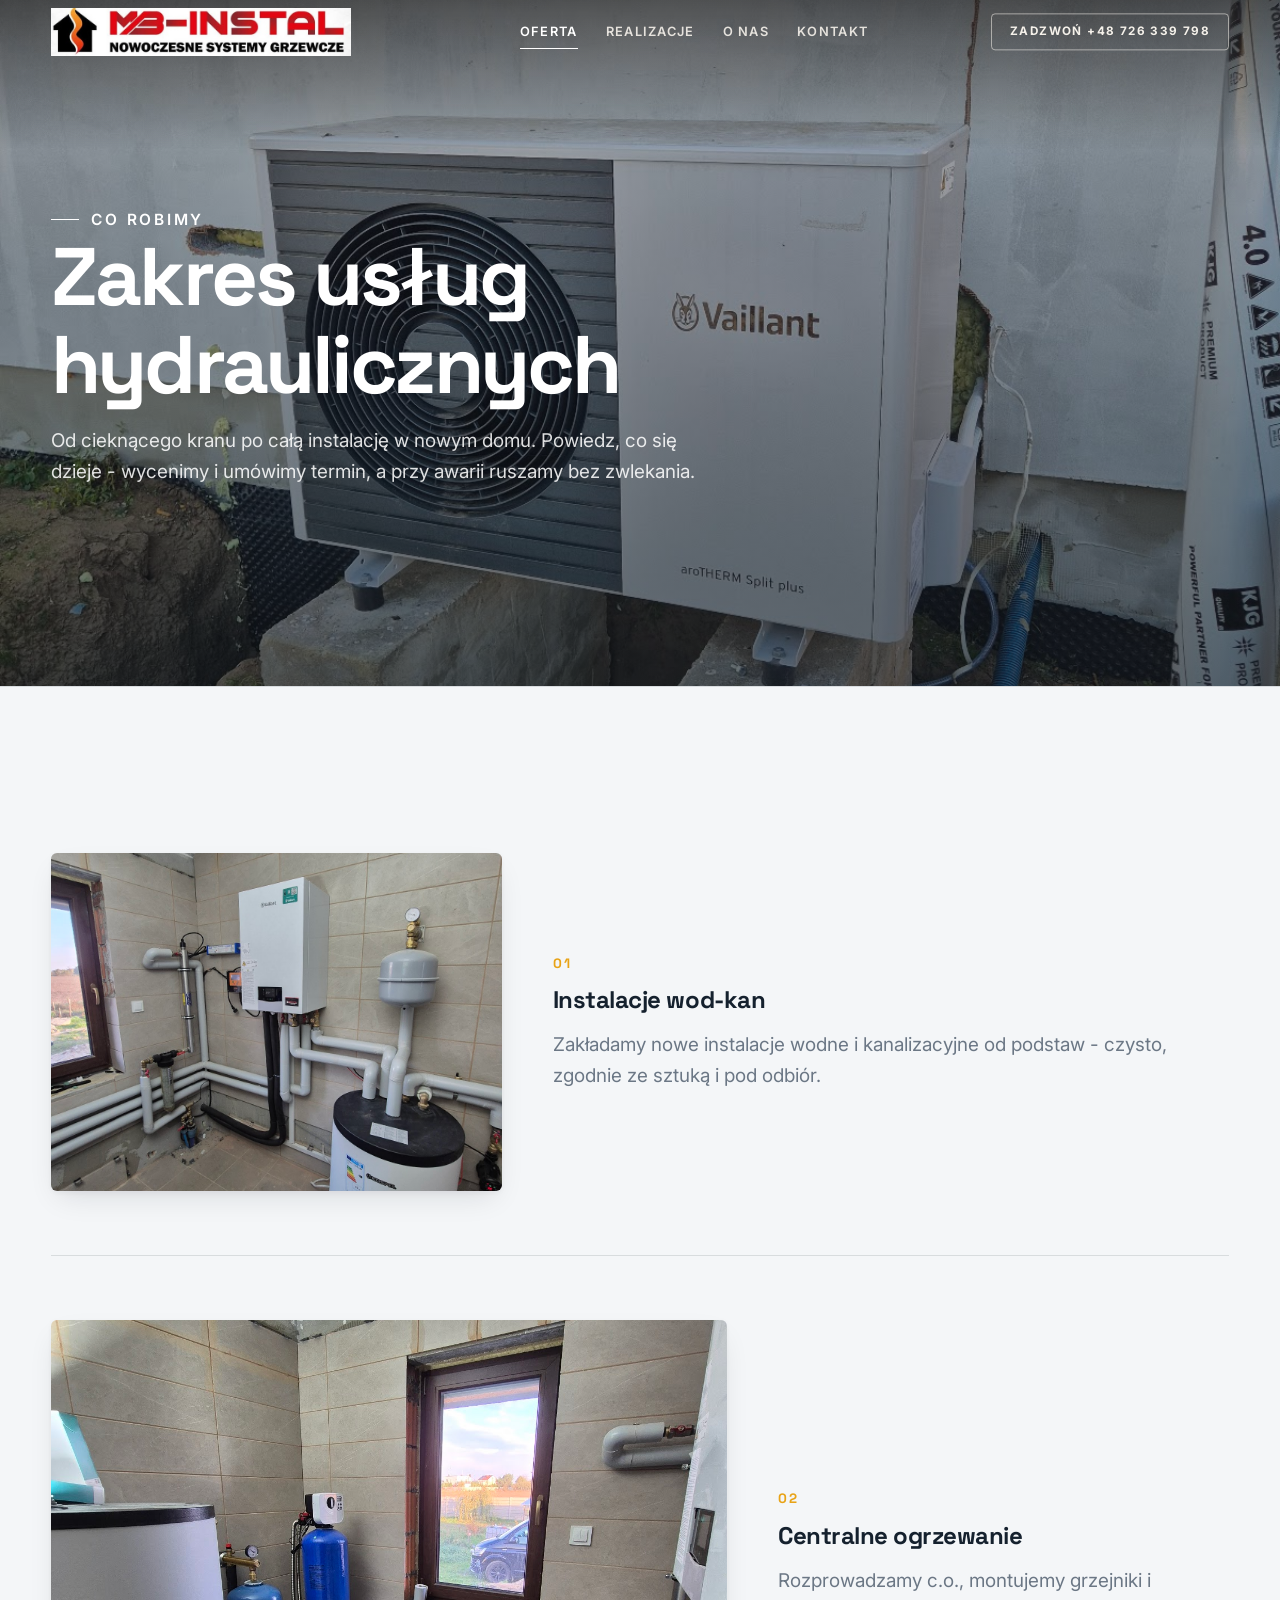
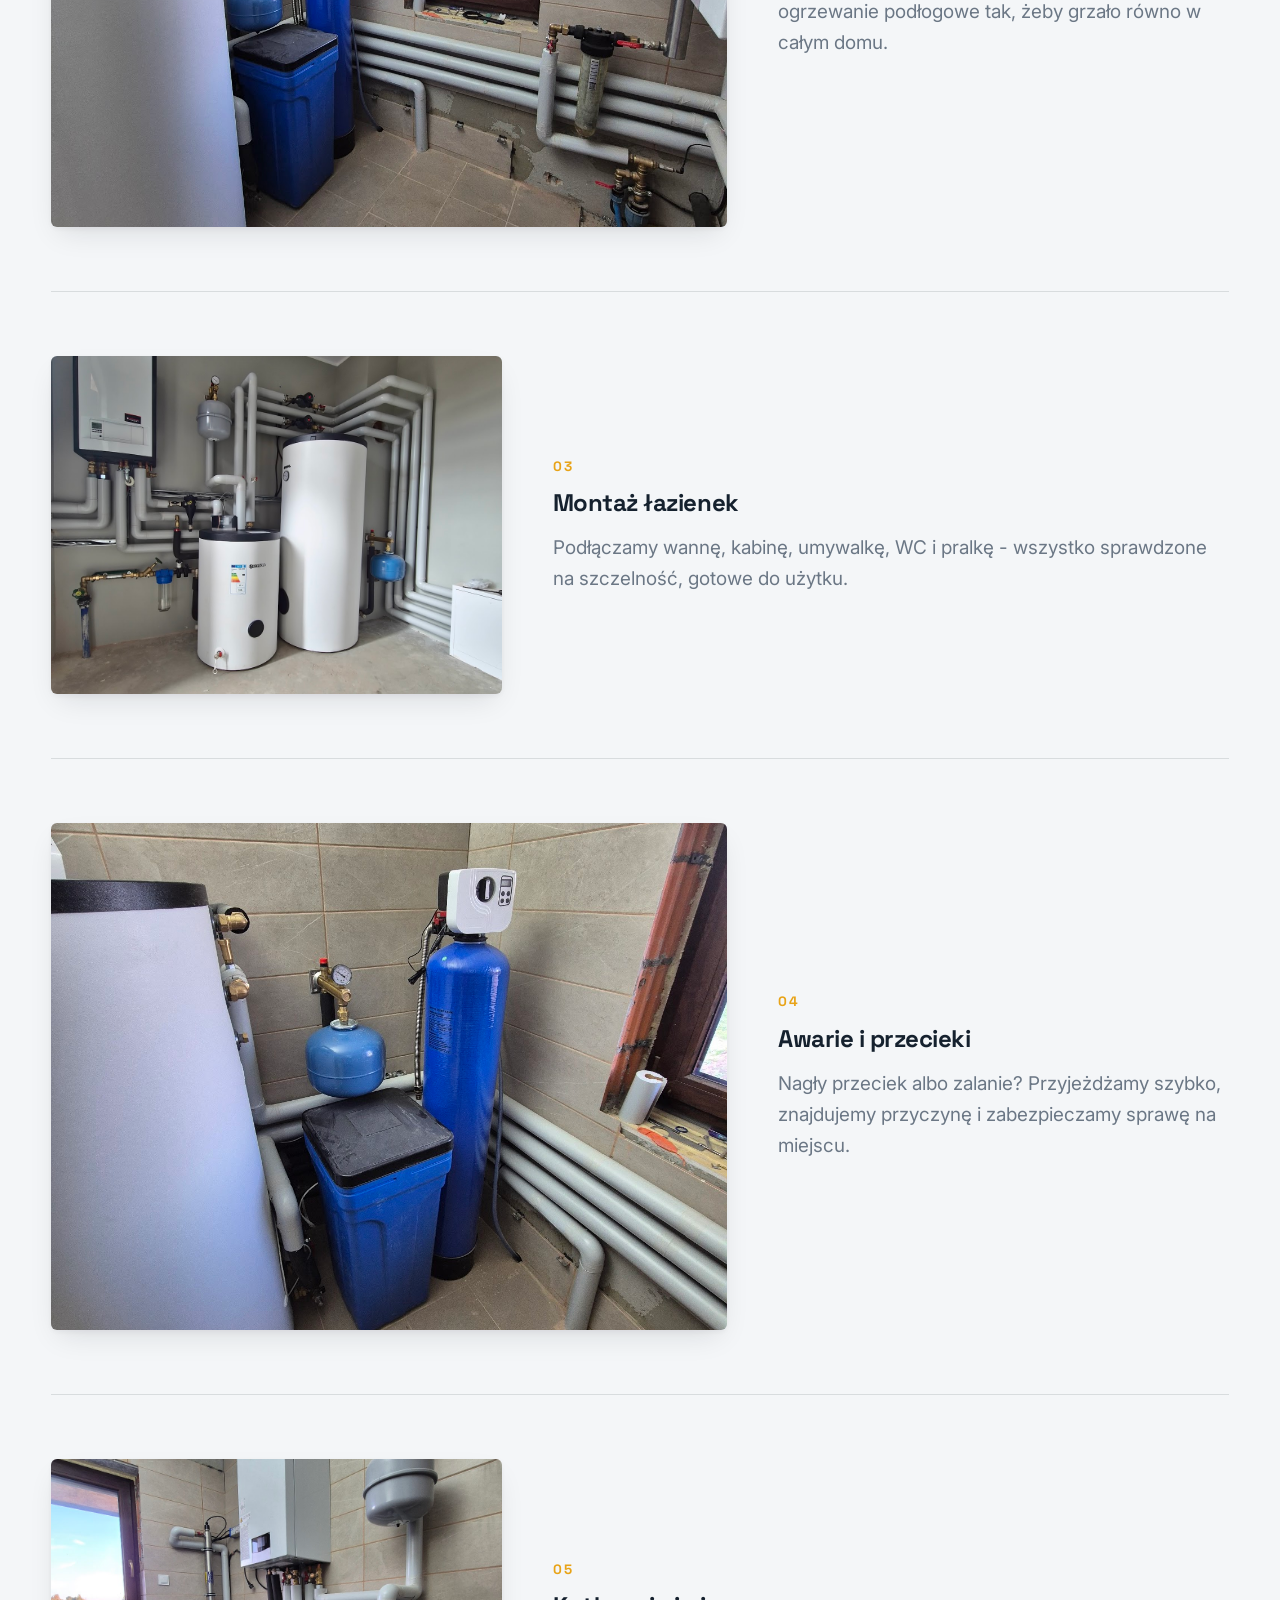
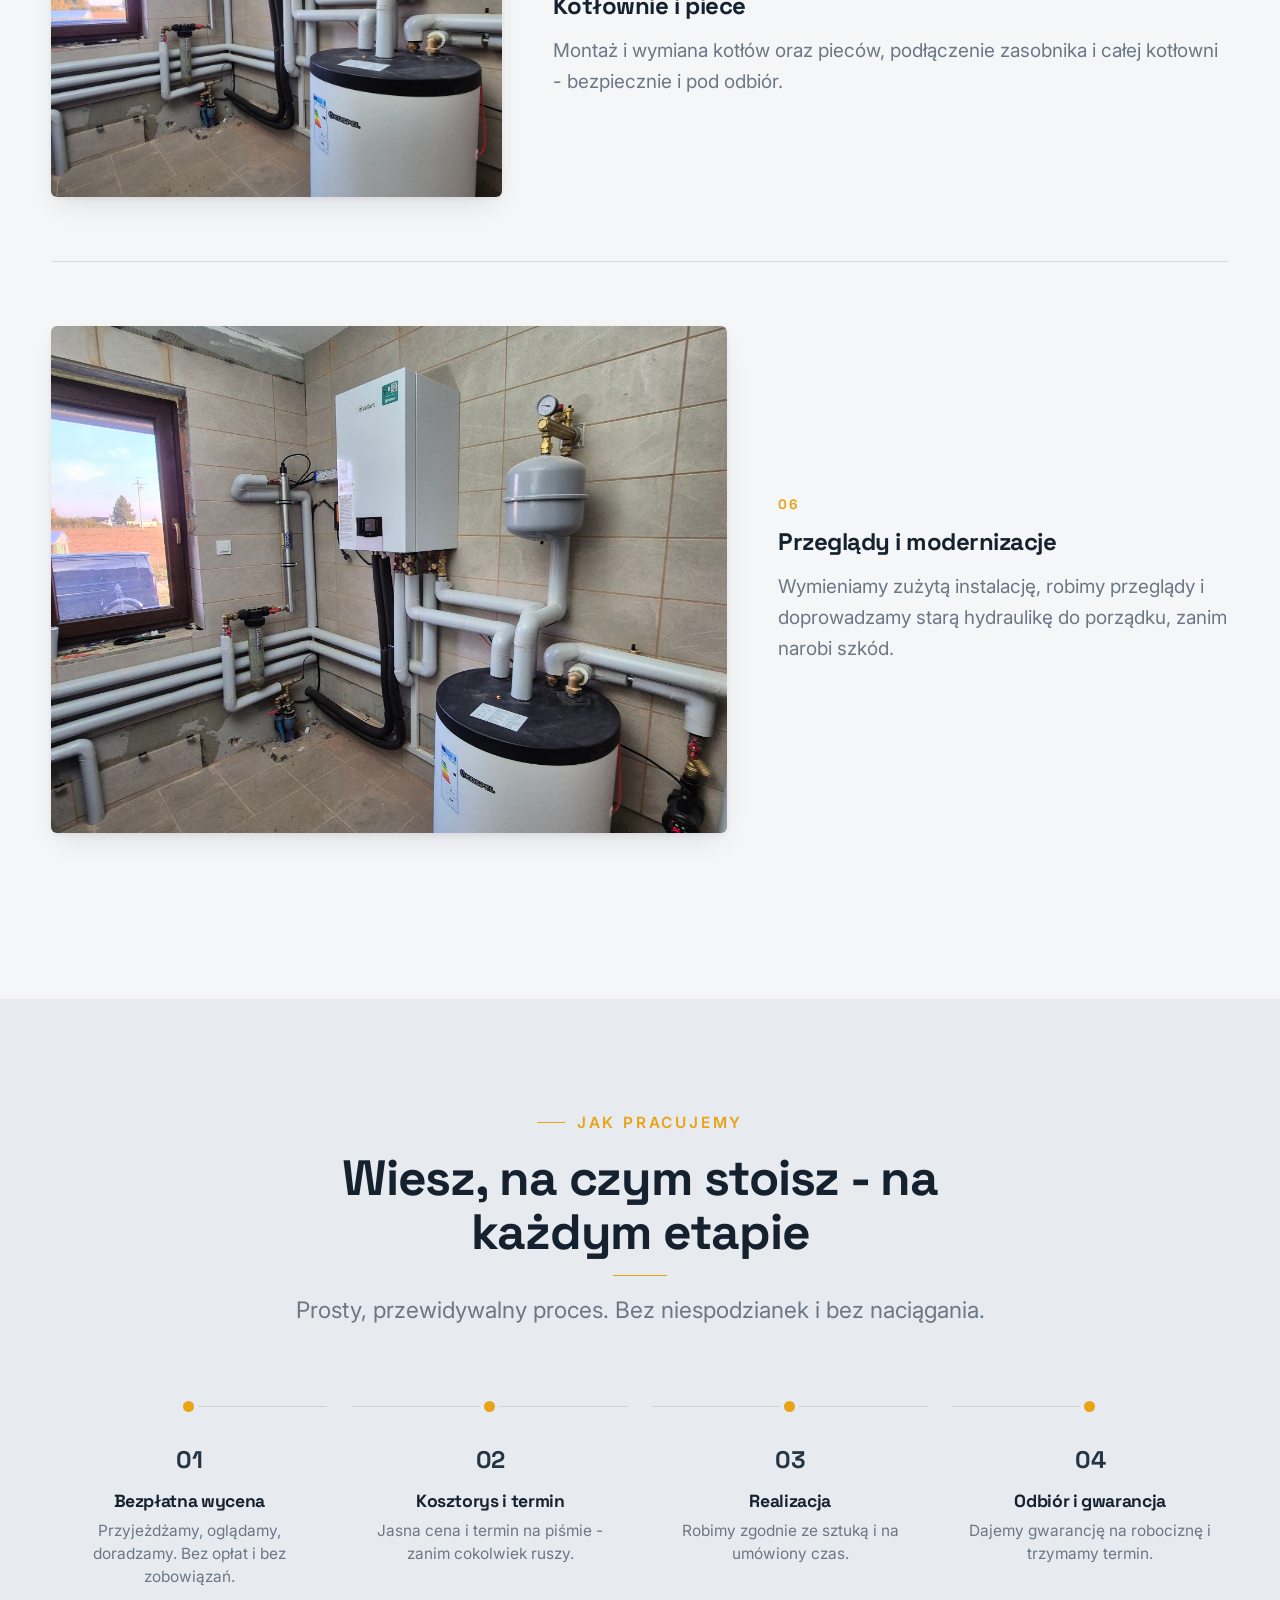
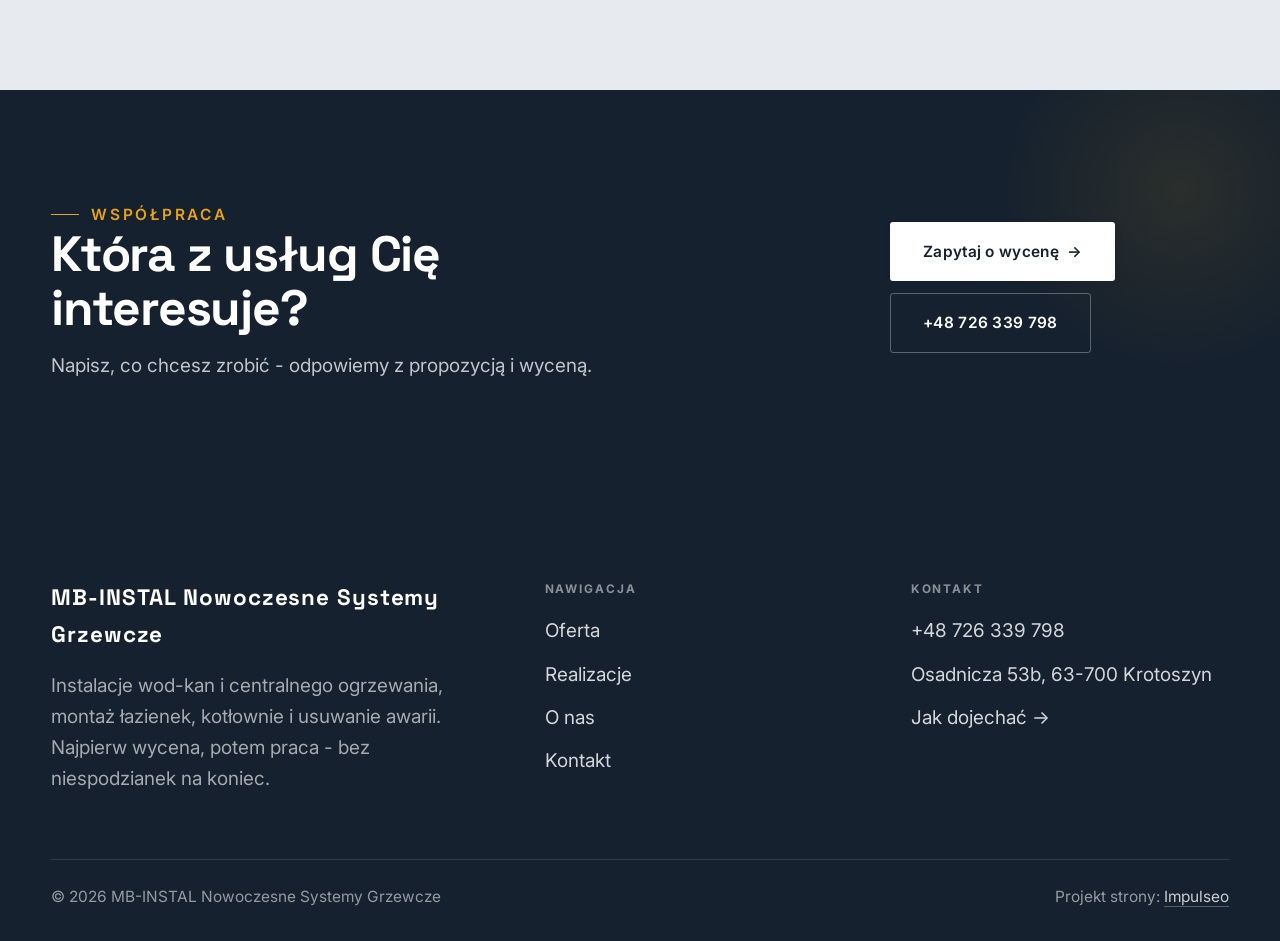
<file: oferta.html>
<!DOCTYPE html>
<html lang="pl">
<head>
<meta charset="UTF-8">
<meta name="viewport" content="width=device-width, initial-scale=1.0">
<title>Oferta - MB-INSTAL Nowoczesne Systemy Grzewcze</title>
<meta name="description" content="MB-INSTAL Nowoczesne Systemy Grzewcze - usługi hydrauliczne w okolicy: instalacje wod-kan i c.o., montaż łazienek, kotłownie, usuwanie awarii i przecieków. Wycena przed pracą, sprawny dojazd, gwarancja. Zadzwoń i umów termin.">
<link rel="preconnect" href="https://fonts.googleapis.com">
<link rel="preconnect" href="https://fonts.gstatic.com" crossorigin>
<link href="https://fonts.googleapis.com/css2?family=Space+Grotesk:wght@500;600;700&family=Inter:wght@400;500;600&display=swap" rel="stylesheet">
<link rel="stylesheet" href="assets/styles.css">
</head>
<body>

<header class="nav">
  <div class="wrap nav-inner">
    <a class="brand brand-has-logo" href="index.html"><img class="brand-logo" src="img/logo.jpg" alt="MB-INSTAL Nowoczesne Systemy Grzewcze"></a>
    <nav class="nav-links">
      <a href="oferta.html" class="active">Oferta</a>
      <a href="realizacje.html">Realizacje</a>
      <a href="o-nas.html">O nas</a>
      <a href="kontakt.html">Kontakt</a>
      <a href="tel:+48726339798" class="btn btn-accent">Zadzwoń +48 726 339 798</a>
    </nav>
    <button class="nav-toggle" aria-label="Menu"><span></span><span></span><span></span></button>
  </div>
</header>

<section class="pagehead">
  <img src="img/g1.jpg" alt="MB-INSTAL Nowoczesne Systemy Grzewcze - Zakres usług hydraulicznych">
  <div class="wrap">
    <span class="eyebrow">Co robimy</span>
    <h1>Zakres usług hydraulicznych</h1>
    <p>Od cieknącego kranu po całą instalację w nowym domu. Powiedz, co się dzieje - wycenimy i umówimy termin, a przy awarii ruszamy bez zwlekania.</p>
  </div>
</section>
<section>
  <div class="wrap">
    <div class="svc-row reveal">
      <div class="svc-row-art"><img src="img/g2.jpg" alt="Instalacje wod-kan" loading="lazy"></div>
      <div>
        <span class="num">01</span>
        <h3>Instalacje wod-kan</h3>
        <p class="muted">Zakładamy nowe instalacje wodne i kanalizacyjne od podstaw - czysto, zgodnie ze sztuką i pod odbiór.</p>
      </div>
    </div>
    <div class="svc-row rev reveal">
      <div class="svc-row-art"><img src="img/g3.jpg" alt="Centralne ogrzewanie" loading="lazy"></div>
      <div>
        <span class="num">02</span>
        <h3>Centralne ogrzewanie</h3>
        <p class="muted">Rozprowadzamy c.o., montujemy grzejniki i ogrzewanie podłogowe tak, żeby grzało równo w całym domu.</p>
      </div>
    </div>
    <div class="svc-row reveal">
      <div class="svc-row-art"><img src="img/g4.jpg" alt="Montaż łazienek" loading="lazy"></div>
      <div>
        <span class="num">03</span>
        <h3>Montaż łazienek</h3>
        <p class="muted">Podłączamy wannę, kabinę, umywalkę, WC i pralkę - wszystko sprawdzone na szczelność, gotowe do użytku.</p>
      </div>
    </div>
    <div class="svc-row rev reveal">
      <div class="svc-row-art"><img src="img/g5.jpg" alt="Awarie i przecieki" loading="lazy"></div>
      <div>
        <span class="num">04</span>
        <h3>Awarie i przecieki</h3>
        <p class="muted">Nagły przeciek albo zalanie? Przyjeżdżamy szybko, znajdujemy przyczynę i zabezpieczamy sprawę na miejscu.</p>
      </div>
    </div>
    <div class="svc-row reveal">
      <div class="svc-row-art"><img src="img/g6.jpg" alt="Kotłownie i piece" loading="lazy"></div>
      <div>
        <span class="num">05</span>
        <h3>Kotłownie i piece</h3>
        <p class="muted">Montaż i wymiana kotłów oraz pieców, podłączenie zasobnika i całej kotłowni - bezpiecznie i pod odbiór.</p>
      </div>
    </div>
    <div class="svc-row rev reveal">
      <div class="svc-row-art"><img src="img/about.jpg" alt="Przeglądy i modernizacje" loading="lazy"></div>
      <div>
        <span class="num">06</span>
        <h3>Przeglądy i modernizacje</h3>
        <p class="muted">Wymieniamy zużytą instalację, robimy przeglądy i doprowadzamy starą hydraulikę do porządku, zanim narobi szkód.</p>
      </div>
    </div>
  </div>
</section>
<section class="proces">
  <div class="wrap">
    <div class="head center reveal">
      <span class="eyebrow">Jak pracujemy</span>
      <h2>Wiesz, na czym stoisz - na każdym etapie</h2>
      <p>Prosty, przewidywalny proces. Bez niespodzianek i bez naciągania.</p>
    </div>
    <ol class="proces-line">
      <li class="reveal"><span class="pno">01</span><h3>Bezpłatna wycena</h3><p>Przyjeżdżamy, oglądamy, doradzamy. Bez opłat i bez zobowiązań.</p></li>
      <li class="reveal"><span class="pno">02</span><h3>Kosztorys i termin</h3><p>Jasna cena i termin na piśmie - zanim cokolwiek ruszy.</p></li>
      <li class="reveal"><span class="pno">03</span><h3>Realizacja</h3><p>Robimy zgodnie ze sztuką i na umówiony czas.</p></li>
      <li class="reveal"><span class="pno">04</span><h3>Odbiór i gwarancja</h3><p>Dajemy gwarancję na robociznę i trzymamy termin.</p></li>
    </ol>
  </div>
</section>
<section class="cta">
  <div class="wrap">
    <div class="reveal">
      <span class="eyebrow">Współpraca</span>
      <h2>Która z usług Cię interesuje?</h2>
      <p>Napisz, co chcesz zrobić - odpowiemy z propozycją i wyceną.</p>
    </div>
    <div class="cta-actions reveal">
      <a href="kontakt.html" class="btn btn-light">Zapytaj o wycenę <span class="arr">→</span></a>
      <a href="tel:+48726339798" class="btn btn-ghost" style="color:#fff;border-color:rgba(255,255,255,.3)">+48 726 339 798</a>
    </div>
  </div>
</section>

<footer>
  <div class="wrap">
    <div class="foot-grid">
      <div class="foot-brand">
        <div class="name">MB-INSTAL Nowoczesne Systemy Grzewcze</div>
        <p>Instalacje wod-kan i centralnego ogrzewania, montaż łazienek, kotłownie i usuwanie awarii. Najpierw wycena, potem praca - bez niespodzianek na koniec.</p>
      </div>
      <div class="foot-col">
        <h4>Nawigacja</h4>
        <a href="oferta.html">Oferta</a>
        <a href="realizacje.html">Realizacje</a>
        <a href="o-nas.html">O nas</a>
        <a href="kontakt.html">Kontakt</a>
      </div>
      <div class="foot-col">
        <h4>Kontakt</h4>
        <a href="tel:+48726339798">+48 726 339 798</a>
        <p>Osadnicza 53b, 63-700 Krotoszyn</p>
        <a href="https://maps.google.com/?cid=2509239621302507748&g_mp=CiVnb29nbGUubWFwcy5wbGFjZXMudjEuUGxhY2VzLkdldFBsYWNlEAIYBCAA" target="_blank" rel="noopener">Jak dojechać →</a>
      </div>
    </div>
    <div class="foot-bot">
      <span>© 2026 MB-INSTAL Nowoczesne Systemy Grzewcze</span>
      <span>Projekt strony: <a class="foot-credit" href="https://impulseo.pl" target="_blank" rel="noopener">Impulseo</a></span>
    </div>
  </div>
</footer>
<div class="sticky-call"><a class="sc-call" href="tel:+48726339798"><svg class="ico-tel" width="16" height="16" viewBox="0 0 24 24" fill="none" aria-hidden="true"><path d="M6.6 10.8a15.5 15.5 0 0 0 6.6 6.6l2.2-2.2a1 1 0 0 1 1-.24 11.4 11.4 0 0 0 3.6.58 1 1 0 0 1 1 1V20a1 1 0 0 1-1 1A17 17 0 0 1 3 4a1 1 0 0 1 1-1h3.5a1 1 0 0 1 1 1c0 1.25.2 2.46.58 3.6a1 1 0 0 1-.25 1l-2.23 2.2Z" fill="currentColor"/></svg> Zadzwoń</a><a class="sc-quote" href="kontakt.html">Bezpłatna wycena</a></div>

<script src="assets/main.js"></script>
</body>
</html>
</file>
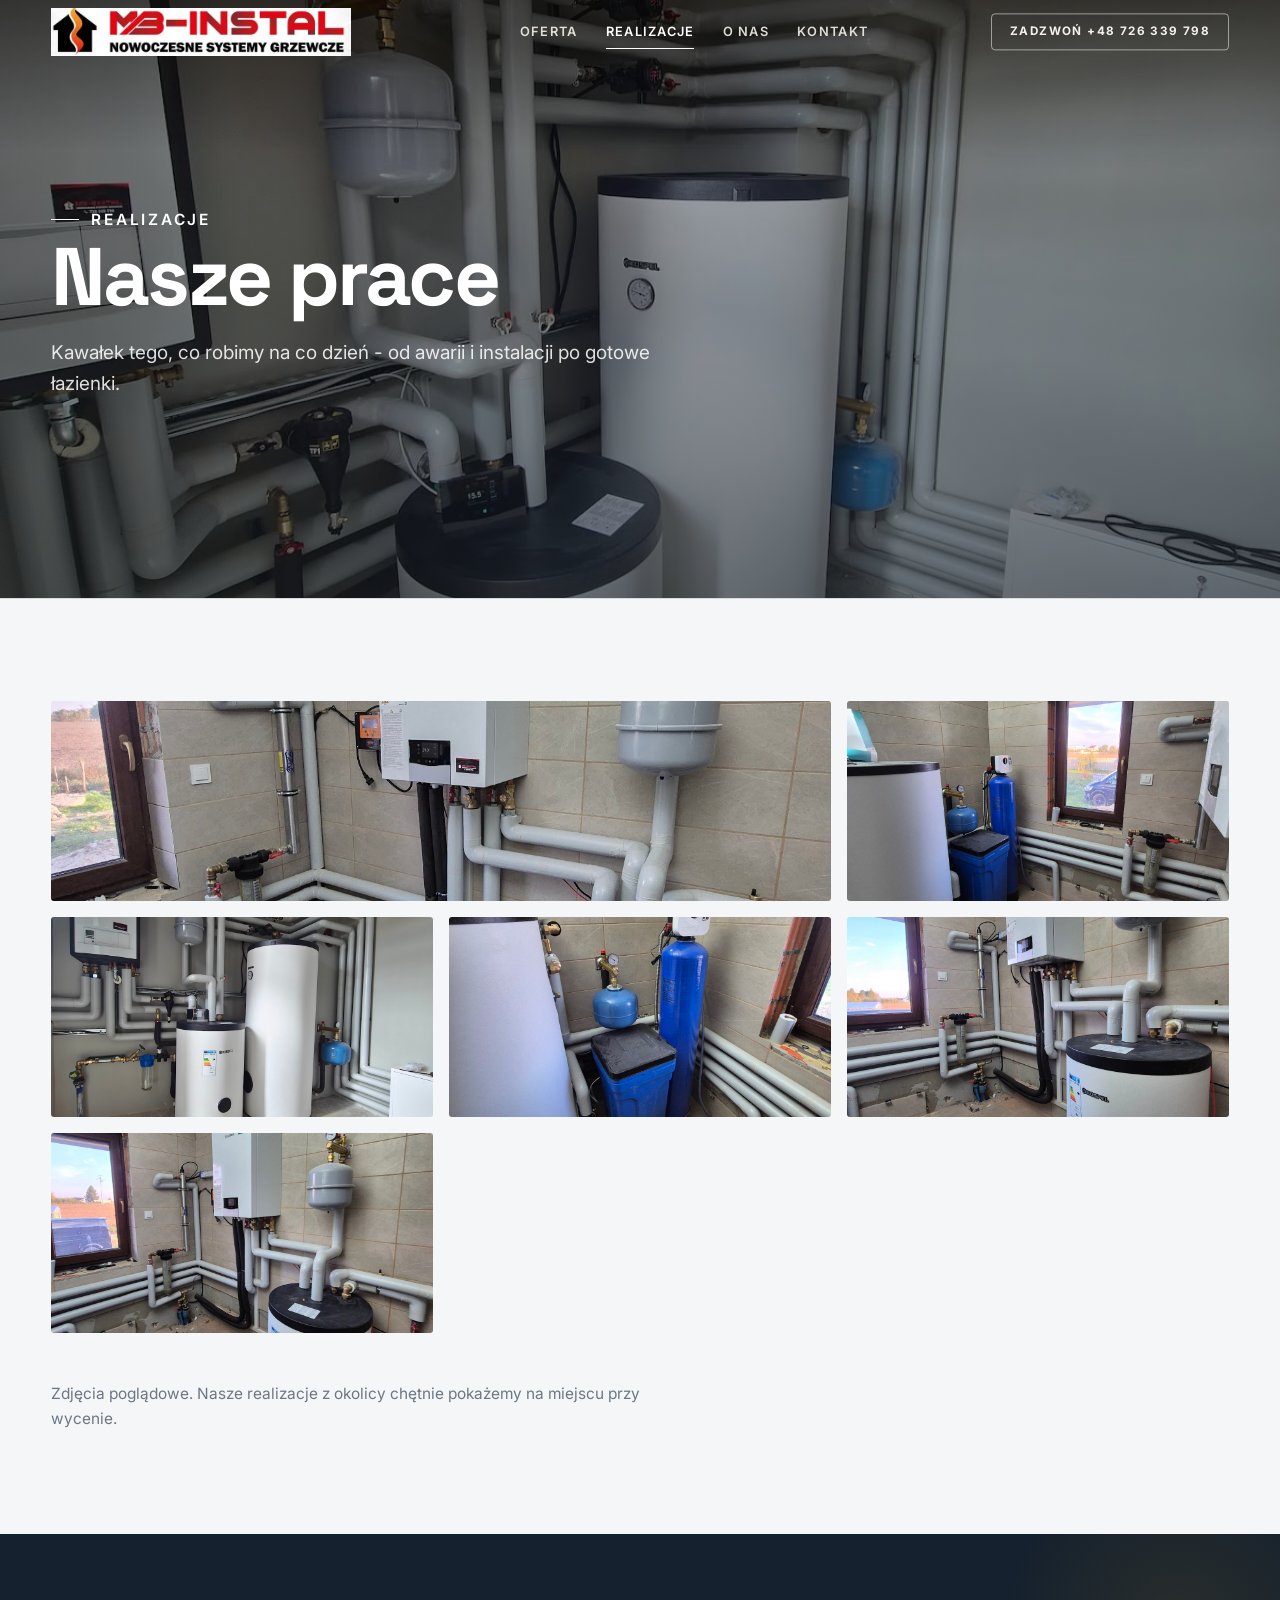
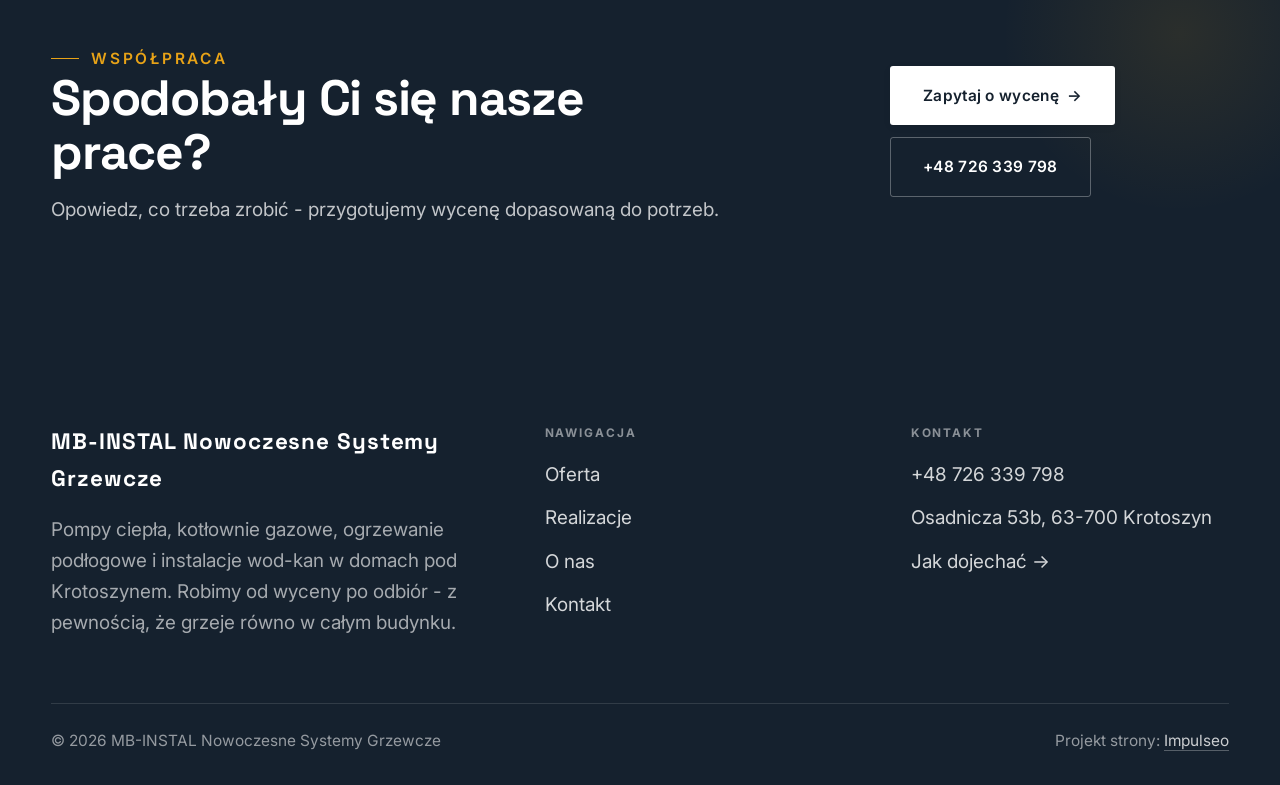
<file: realizacje.html>
<!DOCTYPE html>
<html lang="pl">
<head>
<meta charset="UTF-8">
<meta name="viewport" content="width=device-width, initial-scale=1.0">
<title>Realizacje - MB-INSTAL Nowoczesne Systemy Grzewcze</title>
<meta name="description" content="Realizacje MB-INSTAL Nowoczesne Systemy Grzewcze: Instalacja wod-kan, Łazienka pod klucz, Centralne ogrzewanie, Kotłownia, Usuwanie awarii">
<link rel="preconnect" href="https://fonts.googleapis.com">
<link rel="preconnect" href="https://fonts.gstatic.com" crossorigin>
<link href="https://fonts.googleapis.com/css2?family=Space+Grotesk:wght@500;600;700&family=Inter:wght@400;500;600&display=swap" rel="stylesheet">
<link rel="stylesheet" href="assets/styles.css">
</head>
<body>

<header class="nav">
  <div class="wrap nav-inner">
    <a class="brand brand-has-logo" href="index.html"><img class="brand-logo" src="img/logo.jpg" alt="MB-INSTAL Nowoczesne Systemy Grzewcze"></a>
    <nav class="nav-links">
      <a href="oferta.html">Oferta</a>
      <a href="realizacje.html" class="active">Realizacje</a>
      <a href="o-nas.html">O nas</a>
      <a href="kontakt.html">Kontakt</a>
      <a href="tel:+48726339798" class="btn btn-accent">Zadzwoń +48 726 339 798</a>
    </nav>
    <button class="nav-toggle" aria-label="Menu"><span></span><span></span><span></span></button>
  </div>
</header>

<section class="pagehead">
  <img src="img/head-real.jpg" alt="MB-INSTAL Nowoczesne Systemy Grzewcze - Nasze prace">
  <div class="wrap">
    <span class="eyebrow">Realizacje</span>
    <h1>Nasze prace</h1>
    <p>Kawałek tego, co robimy na co dzień - od awarii i instalacji po gotowe łazienki.</p>
  </div>
</section>
<section>
  <div class="wrap">
    <div class="gallery">
      <div class="tile t-two3 reveal"><img src="img/g2.jpg" alt="Łazienka pod klucz" loading="lazy"><div class="cap">Łazienka pod klucz</div></div>
      <div class="tile t-third reveal"><img src="img/g3.jpg" alt="Centralne ogrzewanie" loading="lazy"><div class="cap">Centralne ogrzewanie</div></div>
      <div class="tile t-third reveal"><img src="img/g4.jpg" alt="Kotłownia" loading="lazy"><div class="cap">Kotłownia</div></div>
      <div class="tile t-third reveal"><img src="img/g5.jpg" alt="Usuwanie awarii" loading="lazy"><div class="cap">Usuwanie awarii</div></div>
      <div class="tile t-third reveal"><img src="img/g6.jpg" alt="Gotowa praca" loading="lazy"><div class="cap">Gotowa praca</div></div>
      <div class="tile t-third reveal"><img src="img/about.jpg" alt="MB-INSTAL Nowoczesne Systemy Grzewcze" loading="lazy"></div>
    </div>
    <p class="muted reveal" style="margin-top:var(--space-7);font-size:var(--text-sm);max-width:62ch">Zdjęcia poglądowe. Nasze realizacje z okolicy chętnie pokażemy na miejscu przy wycenie.</p>
  </div>
</section>
<section class="cta">
  <div class="wrap">
    <div class="reveal">
      <span class="eyebrow">Współpraca</span>
      <h2>Spodobały Ci się nasze prace?</h2>
      <p>Opowiedz, co trzeba zrobić - przygotujemy wycenę dopasowaną do potrzeb.</p>
    </div>
    <div class="cta-actions reveal">
      <a href="kontakt.html" class="btn btn-light">Zapytaj o wycenę <span class="arr">→</span></a>
      <a href="tel:+48726339798" class="btn btn-ghost" style="color:#fff;border-color:rgba(255,255,255,.3)">+48 726 339 798</a>
    </div>
  </div>
</section>

<footer>
  <div class="wrap">
    <div class="foot-grid">
      <div class="foot-brand">
        <div class="name">MB-INSTAL Nowoczesne Systemy Grzewcze</div>
        <p>Pompy ciepła, kotłownie gazowe, ogrzewanie podłogowe i instalacje wod-kan w domach pod Krotoszynem. Robimy od wyceny po odbiór - z pewnością, że grzeje równo w całym budynku.</p>
      </div>
      <div class="foot-col">
        <h4>Nawigacja</h4>
        <a href="oferta.html">Oferta</a>
        <a href="realizacje.html">Realizacje</a>
        <a href="o-nas.html">O nas</a>
        <a href="kontakt.html">Kontakt</a>
      </div>
      <div class="foot-col">
        <h4>Kontakt</h4>
        <a href="tel:+48726339798">+48 726 339 798</a>
        <p>Osadnicza 53b, 63-700 Krotoszyn</p>
        <a href="https://maps.google.com/?cid=2509239621302507748&g_mp=CiVnb29nbGUubWFwcy5wbGFjZXMudjEuUGxhY2VzLkdldFBsYWNlEAIYBCAA" target="_blank" rel="noopener">Jak dojechać →</a>
      </div>
    </div>
    <div class="foot-bot">
      <span>© 2026 MB-INSTAL Nowoczesne Systemy Grzewcze</span>
      <span>Projekt strony: <a class="foot-credit" href="https://impulseo.pl" target="_blank" rel="noopener">Impulseo</a></span>
    </div>
  </div>
</footer>
<div class="sticky-call"><a class="sc-call" href="tel:+48726339798"><svg class="ico-tel" width="16" height="16" viewBox="0 0 24 24" fill="none" aria-hidden="true"><path d="M6.6 10.8a15.5 15.5 0 0 0 6.6 6.6l2.2-2.2a1 1 0 0 1 1-.24 11.4 11.4 0 0 0 3.6.58 1 1 0 0 1 1 1V20a1 1 0 0 1-1 1A17 17 0 0 1 3 4a1 1 0 0 1 1-1h3.5a1 1 0 0 1 1 1c0 1.25.2 2.46.58 3.6a1 1 0 0 1-.25 1l-2.23 2.2Z" fill="currentColor"/></svg> Zadzwoń</a><a class="sc-quote" href="kontakt.html">Bezpłatna wycena</a></div>

<script src="assets/main.js"></script>
</body>
</html>
</file>
<file: assets/styles.css>
/* ============================================================
   STOLBASZ — premium, architektoniczny B2B fit-out
   Jasna paleta, zero brązu. System wg premium-web-craft.
   Projekt strony: Impulseo (impulseo.pl)
   ============================================================ */

:root{
  /* PALETA — jasna, architektoniczna, chłodna */
  --paper:#F4F6F8;          /* główne tło */
  --paper-2:#E7EBEF;        /* sekcje alternatywne (chłodny jasny szary) */
  --paper-3:#E7EBEF;        /* delikatne wypełnienia */
  --ink:#15212E;            /* tekst główny — chłodny grafit */
  --ink-soft:#243443;       /* nagłówki drugorzędne */
  --muted:#6B7785;          /* tekst poboczny */
  --line:rgba(21,33,46,.12);/* hairline */
  --accent:#E8A317;         /* stonowany petrol-slate — jedyny akcent */
  --accent-d:#C9870C;
  --accent-soft:rgba(232,163,23,.10);
  --dark:#15212E;           /* sekcje ciemne (stopka/CTA) */

  /* ODSTĘPY — skala 4/8 */
  --space-1:4px; --space-2:8px; --space-3:12px; --space-4:16px; --space-5:24px;
  --space-6:32px; --space-7:48px; --space-8:64px; --space-9:96px; --space-10:128px;

  /* TYPOGRAFIA — fluid clamp() (skala podbita 16.07.2026: większe, czytelniejsze litery — uwaga Adama) */
  --text-sm:clamp(.9rem,.87rem + .12vw,1rem);
  --text-base:clamp(1.08rem,1.04rem + .18vw,1.2rem);
  --text-lg:clamp(1.24rem,1.15rem + .34vw,1.44rem);
  --text-h3:clamp(1.34rem,1.22rem + .55vw,1.66rem);
  --text-h2:clamp(2.1rem,1.66rem + 2.1vw,3.1rem);
  --text-h1:clamp(2.9rem,2.1rem + 4vw,5.1rem);

  /* PROMIENIE — architektoniczne, raczej ostre */
  --r-sm:3px; --r-md:6px; --r-lg:10px;

  /* RUCH */
  --ease:cubic-bezier(.25,.46,.45,.94); --dur:.24s;

  /* CIENIE — miękkie, warstwowe */
  --sh-sm:0 1px 2px rgba(16,24,32,.04), 0 2px 8px rgba(16,24,32,.05);
  --sh-md:0 2px 6px rgba(16,24,32,.05), 0 12px 28px -8px rgba(16,24,32,.12);
  --sh-lg:0 6px 14px rgba(16,24,32,.07), 0 26px 56px -18px rgba(16,24,32,.22);

  --hairline:1px solid var(--line);

  --font-display:'Space Grotesk','Inter',sans-serif;
  --font-body:'Inter',sans-serif;
}

*{box-sizing:border-box;margin:0;padding:0}
html{scroll-behavior:smooth}
body{
  font-family:var(--font-body);
  font-size:var(--text-base);
  line-height:1.65;
  color:var(--ink);
  background:var(--paper);
  -webkit-font-smoothing:antialiased;
  text-rendering:optimizeLegibility;
}
img{max-width:100%;display:block}
a{color:inherit;text-decoration:none}

.wrap{width:min(92%,1180px);margin-inline:auto}
section{padding-block:clamp(52px,6.5vw,96px)}

h1,h2,h3{font-family:var(--font-display);font-weight:700;line-height:1.08;letter-spacing:-.02em;color:var(--ink)}
h1{font-size:var(--text-h1);letter-spacing:-.035em}
h2{font-size:var(--text-h2);letter-spacing:-.025em}
h3{font-size:var(--text-h3)}
p{max-width:65ch}

.eyebrow{
  font-family:var(--font-body);
  font-size:var(--text-sm);
  font-weight:600;
  letter-spacing:.18em;
  text-transform:uppercase;
  color:var(--accent);
  display:inline-flex;align-items:center;gap:var(--space-3);
}
.eyebrow::before{content:"";width:28px;height:1px;background:var(--accent);display:inline-block}

.muted{color:var(--muted)}
.lead{font-size:var(--text-lg);line-height:1.55;color:var(--ink-soft);max-width:50ch}

/* ---------- BUTTONS ---------- */
.btn{
  display:inline-flex;align-items:center;gap:var(--space-2);
  font-weight:600;font-size:var(--text-sm);letter-spacing:.02em;
  padding:var(--space-4) var(--space-6);
  border-radius:var(--r-sm);
  transition:transform var(--dur) var(--ease),box-shadow var(--dur) var(--ease),background var(--dur) var(--ease);
  cursor:pointer;border:1px solid transparent;
}
.btn-accent{background:var(--accent);color:#fff;box-shadow:var(--sh-sm)}
.btn-accent:hover{background:var(--accent-d);transform:translateY(-2px);box-shadow:var(--sh-md)}
.btn-accent:active{transform:translateY(0);box-shadow:var(--sh-sm)}
.btn-ghost{background:transparent;color:var(--ink);border-color:var(--line)}
.btn-ghost:hover{border-color:var(--accent);color:var(--accent);transform:translateY(-2px)}
.btn-light{background:#fff;color:var(--ink);box-shadow:var(--sh-sm)}
.btn-light:hover{transform:translateY(-2px);box-shadow:var(--sh-md)}
.btn .arr{transition:transform var(--dur) var(--ease)}
.btn:hover .arr{transform:translateX(4px)}

/* ---------- NAV ---------- */
.nav{
  position:sticky;top:0;z-index:50;
  background:color-mix(in srgb,var(--paper) 88%,transparent);
  backdrop-filter:saturate(140%) blur(10px);
  border-bottom:var(--hairline);
}
.nav-inner{display:flex;align-items:center;justify-content:space-between;height:72px}
.brand{display:flex;flex-direction:column;line-height:1}
.brand .name{font-family:var(--font-display);font-weight:800;font-size:1.35rem;letter-spacing:.04em}
.brand .sub{font-size:.62rem;letter-spacing:.34em;text-transform:uppercase;color:var(--muted);margin-top:5px}
.nav-links{display:flex;align-items:center;gap:var(--space-6)}
.nav-links a{font-size:var(--text-sm);font-weight:500;color:var(--ink-soft);position:relative;padding-block:4px;transition:color var(--dur) var(--ease)}
.nav-links a::after{content:"";position:absolute;left:0;bottom:0;width:0;height:1.5px;background:var(--accent);transition:width var(--dur) var(--ease)}
.nav-links a:hover,.nav-links a.active{color:var(--ink)}
.nav-links a:hover::after,.nav-links a.active::after{width:100%}
.nav-links .btn{padding:var(--space-2) var(--space-5)}
/* przyciski w nav: właściwy kolor (przebij .nav-links a) + bez podkreślenia */
.nav-links a.btn-accent{color:#fff}
.nav-links a.btn-ghost,.nav-links a.btn-light{color:var(--ink)}
.nav-links a.btn::after{display:none}
.nav-toggle{display:none;background:none;border:none;cursor:pointer;flex-direction:column;gap:5px;padding:8px}
.nav-toggle span{width:24px;height:2px;background:var(--ink);transition:var(--dur)}

/* ---------- HERO (split) ---------- */
.hero{position:relative;overflow:hidden;border-bottom:var(--hairline)}
.hero-grid{display:grid;grid-template-columns:1.05fr .95fr;gap:clamp(24px,4vw,60px);align-items:center;
  padding-block:clamp(36px,4.5vw,64px)}
.hero-copy .eyebrow{margin-bottom:var(--space-5)}
.hero-copy h1{margin-bottom:var(--space-5)}
.hero-copy .lead{margin-bottom:var(--space-7)}
.hero-actions{display:flex;flex-wrap:wrap;gap:var(--space-4)}
.hero-art{position:relative;aspect-ratio:4/3;border-radius:var(--r-lg);overflow:hidden;box-shadow:var(--sh-lg)}
.hero-art img{width:100%;height:100%;object-fit:cover}
.hero-art::after{content:"";position:absolute;inset:0;background:linear-gradient(180deg,transparent 55%,rgba(18,24,28,.28))}
.hero-badge{position:absolute;left:var(--space-5);bottom:var(--space-5);z-index:2;
  background:rgba(252,252,251,.94);backdrop-filter:blur(4px);
  border-radius:var(--r-md);padding:var(--space-4) var(--space-5);box-shadow:var(--sh-md);max-width:78%}
.hero-badge strong{display:block;font-family:var(--font-display);font-size:1rem;letter-spacing:-.01em}
.hero-badge span{font-size:var(--text-sm);color:var(--muted)}

/* ---------- HERO duży / kinowy (strona główna) ---------- */
.hero-cine{position:relative;min-height:clamp(560px,82vh,840px);min-height:clamp(560px,82svh,840px);display:flex;align-items:center;overflow:hidden;border-bottom:var(--hairline)}
.hero-cine>img{position:absolute;inset:0;width:100%;height:100%;object-fit:cover;z-index:0}
.hero-cine::after{content:"";position:absolute;inset:0;z-index:1;
  background:linear-gradient(95deg,rgba(13,18,23,.86) 0%,rgba(13,18,23,.64) 32%,rgba(13,18,23,.24) 62%,rgba(13,18,23,.04) 100%)}
.hero-cine .wrap{position:relative;z-index:2;padding-block:var(--space-8)}
.hero-cine .hero-copy{max-width:660px}
.hero-cine .eyebrow{color:#fff;margin-bottom:var(--space-5)}
.hero-cine .eyebrow::before{background:#fff}
.hero-cine h1{color:#fff;margin-bottom:var(--space-5);font-size:clamp(2.9rem,2rem + 4.4vw,5.2rem)}
.hero-cine .lead{color:rgba(255,255,255,.92);max-width:48ch;margin-bottom:var(--space-7)}
.hero-cine .hero-actions{display:flex;flex-wrap:wrap;gap:var(--space-4)}
@media(max-width:680px){
  .hero-cine{min-height:clamp(520px,76vh,640px);min-height:clamp(520px,76svh,640px);align-items:flex-end}
  .hero-cine::after{background:linear-gradient(0deg,rgba(13,18,23,.9) 6%,rgba(13,18,23,.45) 55%,rgba(13,18,23,.25) 100%)}
  .hero-cine .wrap{padding-bottom:var(--space-9)}
}

/* full-bleed hero variant (podstrony) */
.pagehead{position:relative;min-height:46vh;min-height:46svh;display:flex;align-items:flex-end;overflow:hidden;border-bottom:var(--hairline)}
.pagehead img{position:absolute;inset:0;width:100%;height:100%;object-fit:cover}
.pagehead::after{content:"";position:absolute;inset:0;background:linear-gradient(180deg,rgba(18,24,28,.25),rgba(18,24,28,.62))}
.pagehead .wrap{position:relative;z-index:2;padding-block:var(--space-9);color:#fff}
.pagehead h1{color:#fff;max-width:18ch}
.pagehead .eyebrow{color:#fff}
.pagehead .eyebrow::before{background:#fff}
.pagehead p{color:rgba(255,255,255,.86);margin-top:var(--space-4);max-width:54ch}

/* ---------- STRIP (pasek skrótów / liczby) ---------- */
.strip{background:var(--dark);color:#fff}
.strip .wrap{display:grid;grid-template-columns:repeat(4,1fr);gap:var(--space-6);padding-block:var(--space-8)}
.strip .item .k{font-family:var(--font-display);font-size:clamp(1.6rem,1.2rem + 1.4vw,2.4rem);font-weight:800;letter-spacing:-.02em;color:#fff}
.strip .item .v{font-size:var(--text-sm);color:rgba(255,255,255,.66);margin-top:var(--space-2);line-height:1.45}
.strip .item{border-left:2px solid var(--accent);padding-left:var(--space-5)}

/* ---------- SECTION HEAD ---------- */
.head{max-width:48rem;margin-bottom:var(--space-8)}
.head.center{margin-inline:auto;text-align:center}
.head .eyebrow{margin-bottom:var(--space-4)}
.head h2{margin-bottom:var(--space-4)}
.head p{color:var(--muted);font-size:var(--text-lg);line-height:1.55}
.head.center p{margin-inline:auto}

/* ---------- INTRO SPLIT ---------- */
.split{display:grid;grid-template-columns:.92fr 1.08fr;gap:clamp(28px,5vw,80px);align-items:center}
.split.rev{grid-template-columns:1.08fr .92fr}
.split.rev .split-art{order:-1}
.split-art{position:relative;aspect-ratio:5/4;border-radius:var(--r-lg);overflow:hidden;box-shadow:var(--sh-lg)}
.split-art img{width:100%;height:100%;object-fit:cover}
.split-copy h2{margin-bottom:var(--space-5)}
.split-copy p+p{margin-top:var(--space-4)}
.split-copy .btn{margin-top:var(--space-6)}

/* ---------- SERVICES (zakres) ---------- */
.svc-grid{display:grid;grid-template-columns:repeat(auto-fit,minmax(280px,1fr));gap:var(--space-5)}
.svc{background:#fff;border:var(--hairline);border-radius:var(--r-md);padding:var(--space-7) var(--space-6);
  transition:transform var(--dur) var(--ease),box-shadow var(--dur) var(--ease),border-color var(--dur) var(--ease);
  position:relative;overflow:hidden}
.svc::before{content:"";position:absolute;left:0;top:0;width:3px;height:0;background:var(--accent);transition:height var(--dur) var(--ease)}
.svc:hover{transform:translateY(-4px);box-shadow:var(--sh-md);border-color:transparent}
.svc:hover::before{height:100%}
.svc .ic{font-family:var(--font-display);font-size:.8rem;font-weight:700;letter-spacing:.12em;color:var(--accent);margin-bottom:var(--space-4)}
.svc h3{margin-bottom:var(--space-3);font-size:1.22rem}
.svc p{color:var(--muted);font-size:var(--text-base);line-height:1.6}

/* big detailed service rows */
.svc-row{display:grid;grid-template-columns:.8fr 1.2fr;gap:clamp(20px,4vw,60px);align-items:center;padding-block:var(--space-8)}
.svc-row+.svc-row{border-top:var(--hairline)}
.svc-row.rev{grid-template-columns:1.2fr .8fr}
.svc-row.rev .svc-row-art{order:-1}
.svc-row-art{aspect-ratio:4/3;border-radius:var(--r-md);overflow:hidden;box-shadow:var(--sh-md)}
.svc-row-art img{width:100%;height:100%;object-fit:cover}
.svc-row h3{font-size:1.5rem;margin-bottom:var(--space-4)}
.svc-row .num{font-family:var(--font-display);font-size:.85rem;font-weight:700;letter-spacing:.14em;color:var(--accent);display:block;margin-bottom:var(--space-3)}
.svc-row ul{list-style:none;margin-top:var(--space-4);display:flex;flex-direction:column;gap:var(--space-2)}
.svc-row li{position:relative;padding-left:var(--space-5);color:var(--muted);font-size:var(--text-base)}
.svc-row li::before{content:"";position:absolute;left:0;top:.62em;width:8px;height:1px;background:var(--accent)}

/* ---------- GALLERY (realizacje) ---------- */
.gallery{display:grid;grid-template-columns:repeat(12,1fr);gap:var(--space-4);grid-auto-rows:200px}
/* GALERIA MASONRY — pionowe zdjęcia (portrety beauty/wellness) bez przycinania: kolumny, height auto */
.gallery-masonry{column-count:3;column-gap:var(--space-4)}
@media(max-width:900px){.gallery-masonry{column-count:2}}
@media(max-width:560px){.gallery-masonry{column-count:1}}
.gallery-masonry .m-tile{break-inside:avoid;margin:0 0 var(--space-4);padding:0;position:relative;overflow:hidden;border-radius:var(--r-md);border:1px solid var(--line)}
.gallery-masonry .m-tile img{width:100%;height:auto;display:block}
.gallery-masonry .m-tile .cap{position:absolute;left:0;right:0;bottom:0;padding:var(--space-4);color:#fff;background:linear-gradient(0deg,rgba(0,0,0,.55),transparent);font-size:var(--text-sm)}
.gallery-masonry .m-tile .cap small{display:block;font-weight:400;opacity:.78;letter-spacing:.04em;text-transform:uppercase;font-size:.66rem;margin-top:3px}
.tile{position:relative;overflow:hidden;border-radius:var(--r-md);box-shadow:var(--sh-sm);
  transition:transform var(--dur) var(--ease),box-shadow var(--dur) var(--ease)}
.tile img{width:100%;height:100%;object-fit:cover;transition:transform .6s var(--ease)}
.tile:hover{box-shadow:var(--sh-md)}
.tile:hover img{transform:scale(1.05)}
.tile .cap{position:absolute;left:0;right:0;bottom:0;padding:var(--space-5) var(--space-4) var(--space-4);
  background:linear-gradient(transparent,rgba(18,24,28,.78));color:#fff;
  font-size:var(--text-sm);font-weight:600;letter-spacing:.01em;
  opacity:0;transform:translateY(8px);transition:var(--dur) var(--ease)}
.tile:hover .cap{opacity:1;transform:translateY(0)}
.tile .cap small{display:block;font-weight:400;opacity:.78;letter-spacing:.04em;text-transform:uppercase;font-size:.66rem;margin-top:3px}
/* bento spans */
.t-wide{grid-column:span 6}
.t-tall{grid-column:span 6;grid-row:span 2}
.t-std{grid-column:span 6}
.t-third{grid-column:span 4}
.t-two3{grid-column:span 8}

/* ---------- TRUST / WIARYGODNOŚĆ ---------- */
.trust{background:var(--paper-2)}
.trust-grid{display:grid;grid-template-columns:repeat(auto-fit,minmax(240px,1fr));gap:var(--space-5);margin-top:var(--space-7)}
.trust-card{background:#fff;border-radius:var(--r-md);padding:var(--space-7) var(--space-6);box-shadow:var(--sh-sm);border-top:3px solid var(--accent)}
.trust-card .big{font-family:var(--font-display);font-size:clamp(1.8rem,1.3rem + 1.6vw,2.6rem);font-weight:800;letter-spacing:-.02em;color:var(--ink);line-height:1}
.trust-card h3{font-size:1.12rem;margin:var(--space-3) 0 var(--space-2)}
.trust-card p{color:var(--muted);font-size:var(--text-base);line-height:1.55}

/* ---------- CTA band ---------- */
.cta{background:var(--dark);color:#fff;position:relative;overflow:hidden}
.cta .wrap{display:grid;grid-template-columns:1.4fr .6fr;gap:var(--space-7);align-items:center;position:relative;z-index:2}
.cta h2{color:#fff;max-width:20ch}
.cta p{color:rgba(255,255,255,.74);margin-top:var(--space-4)}
.cta-actions{display:flex;flex-direction:column;gap:var(--space-3);align-items:flex-start}
.cta::before{content:"";position:absolute;right:-80px;top:-80px;width:360px;height:360px;border-radius:50%;
  background:radial-gradient(circle,var(--accent-soft),transparent 70%)}

/* ---------- CONTACT ---------- */
.contact-grid{display:grid;grid-template-columns:.85fr 1.15fr;gap:clamp(28px,4vw,56px);align-items:start}
.info-list{display:flex;flex-direction:column;gap:var(--space-2)}
.info-row{display:flex;gap:var(--space-4);align-items:flex-start;padding-block:var(--space-4);border-bottom:var(--hairline)}
.info-row .ic{flex:none;width:42px;height:42px;display:grid;place-items:center;border-radius:50%;
  background:var(--accent-soft);color:var(--accent);font-size:1.05rem}
.info-row .lbl{font-size:.72rem;letter-spacing:.14em;text-transform:uppercase;color:var(--muted)}
.info-row .val{font-weight:600;font-size:var(--text-base);margin-top:2px}
.info-row a.val:hover{color:var(--accent)}
.map{border:none;border-radius:var(--r-lg);box-shadow:var(--sh-md);width:100%;height:100%;min-height:380px;filter:grayscale(.2) contrast(1.02)}
.form{background:#fff;border:var(--hairline);border-radius:var(--r-lg);padding:clamp(24px,3vw,40px);box-shadow:var(--sh-sm)}
.form .fld{margin-bottom:var(--space-5)}
.form label{display:block;font-size:var(--text-sm);font-weight:600;margin-bottom:var(--space-2)}
.form input,.form textarea{width:100%;font-family:inherit;font-size:var(--text-base);color:var(--ink);
  padding:var(--space-4);border:var(--hairline);border-radius:var(--r-sm);background:var(--paper);transition:border-color var(--dur)}
.form input:focus,.form textarea:focus{outline:none;border-color:var(--accent);background:#fff}
.form textarea{resize:vertical;min-height:120px}
.form .note{font-size:var(--text-sm);color:var(--muted);margin-top:var(--space-3)}

/* ---------- FOOTER ---------- */
footer{background:var(--dark);color:#fff;padding-block:var(--space-9) var(--space-6)}
.foot-grid{display:grid;grid-template-columns:1.4fr 1fr 1fr;gap:var(--space-7);margin-bottom:var(--space-8)}
.foot-brand .name{font-family:var(--font-display);font-weight:800;font-size:1.4rem;letter-spacing:.04em}
.foot-brand p{color:rgba(255,255,255,.62);margin-top:var(--space-4);font-size:var(--text-base);max-width:38ch}
.foot-col h4{font-size:.74rem;letter-spacing:.16em;text-transform:uppercase;color:rgba(255,255,255,.5);margin-bottom:var(--space-4)}
.foot-col a,.foot-col p{display:block;color:rgba(255,255,255,.82);font-size:var(--text-base);margin-bottom:var(--space-3)}
.foot-col a:hover{color:#fff}
.foot-bot{border-top:1px solid rgba(255,255,255,.12);padding-top:var(--space-5);display:flex;justify-content:space-between;flex-wrap:wrap;gap:var(--space-3);
  font-size:var(--text-sm);color:rgba(255,255,255,.55)}
.foot-bot a:hover{color:#fff}

/* ---------- REVEAL ---------- */
.reveal{opacity:0;transform:translateY(22px);transition:opacity .6s var(--ease),transform .6s var(--ease)}
.reveal.in{opacity:1;transform:none}

/* ---------- RESPONSIVE ---------- */
@media(max-width:920px){
  .hero-grid,.split,.split.rev,.svc-row,.svc-row.rev,.cta .wrap,.contact-grid,.foot-grid{grid-template-columns:1fr}
  .split.rev .split-art,.svc-row.rev .svc-row-art{order:0}
  .hero-art{aspect-ratio:16/10;max-height:420px}
  .strip .wrap{grid-template-columns:repeat(2,1fr);gap:var(--space-7)}
  .gallery{grid-auto-rows:180px}
  .t-wide,.t-tall,.t-std,.t-third,.t-two3{grid-column:span 6}
  .t-tall{grid-row:span 1}
  .cta-actions{flex-direction:row;flex-wrap:wrap}
  .foot-grid{gap:var(--space-6)}
}
@media(max-width:680px){
  .nav-links{position:fixed;inset:72px 0 auto 0;background:var(--paper);flex-direction:column;align-items:stretch;
    gap:0;padding:var(--space-4) 6%;border-bottom:var(--hairline);box-shadow:var(--sh-md);
    transform:translateY(-120%);transition:transform var(--dur) var(--ease)}
  .nav-links.open{transform:translateY(0)}
  .nav-links a{padding-block:var(--space-4);border-bottom:var(--hairline)}
  .nav-links .btn{margin-top:var(--space-3);justify-content:center}
  .nav-toggle{display:flex}
  .strip .wrap{grid-template-columns:1fr}
  .gallery{grid-template-columns:repeat(6,1fr)}
  .foot-grid{grid-template-columns:1fr}
}
@media(prefers-reduced-motion:reduce){
  *{animation-duration:.01ms!important;transition:none!important}
  .reveal{opacity:1!important;transform:none!important}
  html{scroll-behavior:auto}
}

/* ============================================================
   PREMIUM LAYER — destylat deep-researchu branż (anty-AI, spokój).
   Zmienne STOLBASZ (--accent/--ink/--paper/--line/--dark). Ruch ledwo
   zauważalny, krzywa cubic-bezier(.16,.84,.44,1); prefers-reduced-motion
   pokryte blanketem wyżej. Karty hairline zamiast cieni = #1 sygnał „nie-AI".
   ============================================================ */

/* więcej oddechu między sekcjami (liderzy: 110-130px) */
section{padding-block:clamp(64px,8vw,128px)}

/* 1) Aksamitny reveal — dłuższa, miękka krzywa zamiast „skoku" */
.reveal{transition:opacity .9s cubic-bezier(.16,.84,.44,1),transform .9s cubic-bezier(.16,.84,.44,1);will-change:opacity,transform}
/* stagger TYLKO w galerii (tam pozycja = porządek dzieci) */
.gallery .reveal:nth-child(2){transition-delay:.07s}
.gallery .reveal:nth-child(3){transition-delay:.14s}
.gallery .reveal:nth-child(4){transition-delay:.21s}
.gallery .reveal:nth-child(5){transition-delay:.28s}
.gallery .reveal:nth-child(6){transition-delay:.35s}

/* 2) Hero STATYCZNY na .hero-cine — Ken Burns CAŁKIEM WYŁĄCZONY 26.06 (3. zgłoszenie Szymona).
   GENEZA: animowanie scale na <img> hero z teksturami (cegły/framugi) re-samplinguje obraz
   klatka po klatce → na części ekranów drobne drganie/shimmer = „heroshot się trzęsie".
   translateY usunięto wcześniej, scale-only + will-change/GPU NIE wystarczyły do GWARANCJI gładkości.
   Krzysztof zażądał pewności („make sure, że błąd się nie pojawi") > efekt. Zero animacji = 0% drgania.
   Delikatny zoom zostaje TYLKO w pełnoekranowych hero gastro/studio (hg-bg/hs-bg — tło, inny
   mechanizm, chwalone, nigdy nie zgłaszane). NIE wracać do KB na .hero-cine bez realnego testu
   na sprzęcie klienta — to ryzyko regresji „trzęsienia”. */
/* BEZPIECZNY "wow" na hero = jednorazowy FADE-IN (opacity), nie zoom.
   opacity nie dotyka bitmapy → gładkie na KAŻDYM zdjęciu/ekranie/GPU, zero ryzyka migotania.
   Geometryczny ruch (scale/translate) na .hero-cine jest ZAKAZANY (bramka pilnuje). */
@keyframes heroFade{from{opacity:0}to{opacity:1}}
.hero-cine>img{transform:none;animation:heroFade 1.1s ease-out both}

/* 3) Akcentowy hairline pod nagłówkiem sekcji, który „rysuje się" przy wejściu */
.head h2{position:relative;padding-bottom:18px}
.head h2::after{content:"";position:absolute;left:0;bottom:0;height:1px;width:0;background:var(--accent);transition:width 1s cubic-bezier(.16,.84,.44,1) .15s}
.head.center h2::after{left:50%;transform:translateX(-50%)}
.head.reveal.in h2::after,.head.center.reveal.in h2::after{width:54px}

/* 4) Karty HAIRLINE zamiast cieni/zaokrągleń (najmocniejszy anty-AI detal) */
.svc{background:transparent;border:1px solid var(--line);border-radius:var(--r-sm);box-shadow:none}
.svc:hover{box-shadow:none;border-color:var(--accent);transform:translateY(-3px)}
.trust-card{background:transparent;box-shadow:none;border:1px solid var(--line);border-top:2px solid var(--accent);border-radius:var(--r-sm)}
.tile{box-shadow:none;border-radius:var(--r-sm)}
.tile:hover{box-shadow:none}

/* 5) Sticky-nav kondensuje się po przewinięciu (sygnał dopracowania) */
.nav{transition:box-shadow .4s ease,background .4s ease}
.nav.is-stuck{box-shadow:0 1px 0 var(--line),0 14px 30px -24px rgba(0,0,0,.45)}
.nav-inner{transition:height .35s var(--ease)}
.nav.is-stuck .nav-inner{height:60px}

/* 6) MANIFESTO — pełnoekranowy cytat-bohater (zastępuje generyczne „Dlaczego my") */
.manifesto{background:var(--paper-2);text-align:center}
.manifesto .wrap{max-width:60rem}
.manifesto p{font-family:var(--font-display);font-style:italic;font-size:clamp(1.6rem,1rem + 2.4vw,2.8rem);line-height:1.32;color:var(--ink-soft);margin-inline:auto;max-width:26ch;position:relative;padding-top:var(--space-8)}
.manifesto p::before{content:"";position:absolute;top:0;left:50%;transform:translateX(-50%);width:54px;height:1px;background:var(--accent)}
.manifesto p span{color:var(--accent);font-style:italic}

/* 7) GATEWAYS — 3 duże bramy-zdjęcia (zamiast paska menu usług) */
.gateways{display:grid;grid-template-columns:repeat(3,1fr);gap:var(--space-4)}
.gateway{position:relative;aspect-ratio:3/4;overflow:hidden;border-radius:var(--r-sm);display:block}
.gateway img{width:100%;height:100%;object-fit:cover;transition:transform .8s var(--ease),filter .5s var(--ease)}
.gateway::after{content:"";position:absolute;inset:0;background:linear-gradient(180deg,transparent 38%,rgba(18,24,28,.74))}
.gateway:hover img{transform:scale(1.05);filter:brightness(1.05)}
.gateway .g-ttl{position:absolute;left:0;right:0;bottom:0;z-index:2;padding:var(--space-6) var(--space-5);color:#fff;font-family:var(--font-display);font-size:1.45rem;letter-spacing:-.01em;line-height:1.15}
.gateway .g-ttl small{display:block;font-family:var(--font-body);font-size:var(--text-sm);font-weight:400;opacity:.82;letter-spacing:.03em;margin-top:5px}
@media(max-width:760px){.gateways{grid-template-columns:1fr}.gateway{aspect-ratio:16/10}}

/* 8) LOGO klienta w nagłówku (gdy podane --logo) */
/* 52px domyślnie (feedback Bartka 06.07.2026: 40px ginęło, uwaga padła 3x; ~56px sprawdzone na żywym demie anna-borowiec-makeup) */
.brand-logo{height:64px;width:auto;max-width:300px;object-fit:contain;display:block}
.nav.is-stuck .brand-logo{height:52px}
@media(max-width:680px){.brand-logo{height:46px;max-width:210px}}


/* === RWD: nagłówki na wąskich ekranach (dodane 17.07.2026 razem z fixem clamp) ===
   Po przywróceniu działania clamp() dolna granica --text-h1 (2.9rem) rozpychała
   dokument przy długich polskich słowach na telefonach. Tu ją zjeżdżamy. */
@media (max-width:560px){
  :root{
    --text-h1:clamp(1.9rem, 1.15rem + 4.4vw, 2.7rem);
    --text-h2:clamp(1.5rem, 1rem + 3vw, 2.1rem);
  }
  .hero-cine h1{font-size:clamp(1.9rem, 1.15rem + 4.4vw, 2.7rem)}
  h1,h2{overflow-wrap:break-word}
}

/* === rodzina: fachowcy === */
/* ============================================================
   RODZINA: FACHOWCY (hydraulik/elektryk/remont/brukarstwo/ogrodzenia)
   Doklejane NA WIERZCH base.css. Dziedziczy paletę/fonty skórki (trade/elektryk).
   Filozofia: telefon-bohater + zaufanie + „bezpłatna wycena". Spokój, nie krzyk.
   (count-up i podwójny iframe mapy świadomie pominięte - krytyka blueprintu.)
   ============================================================ */

/* --- PROCES - oś „jak pracujemy" (podpis rodziny, czego nie ma w meblach) --- */
.proces{background:var(--paper-2)}
.proces-line{list-style:none;display:grid;grid-template-columns:repeat(4,1fr);gap:var(--space-5);position:relative;margin:0;padding:0}
.proces-line li{position:relative;padding-top:var(--space-7)}
.proces-line li::before{content:"";position:absolute;top:14px;left:0;right:0;height:1px;background:var(--line)}
.proces-line li:last-child::before{right:50%}
.proces-line li:first-child::before{left:50%}
.proces-line li::after{content:"";position:absolute;top:9px;left:calc(50% - 6px);width:11px;height:11px;border-radius:50%;background:var(--accent);box-shadow:0 0 0 4px var(--paper-2)}
.proces-line .pno{font-family:var(--font-display);font-weight:800;font-size:1.5rem;color:var(--accent);letter-spacing:-.02em;display:block;margin-bottom:var(--space-3);text-align:center}
.proces-line h3{font-size:1.1rem;margin-bottom:var(--space-2);text-align:center}
.proces-line p{color:var(--muted);font-size:var(--text-sm);line-height:1.5;text-align:center;max-width:26ch;margin-inline:auto}
@media(max-width:820px){
  .proces-line{grid-template-columns:1fr;gap:0}
  .proces-line li{padding:var(--space-5) 0 var(--space-5) var(--space-7)}
  .proces-line li::before{left:5px;right:auto;top:0;bottom:0;width:1px;height:auto}
  .proces-line li:first-child::before,.proces-line li:last-child::before{left:5px;right:auto}
  .proces-line li::after{top:var(--space-6);left:0}
  .proces-line .pno,.proces-line h3,.proces-line p{text-align:left;margin-inline:0}
}

/* --- OBSZAR DZIAŁANIA - lokalność (chipy z REALNEGO miasta, bez drugiego iframe) --- */
.obszar .head{text-align:center;margin-inline:auto}
.obszar .head .eyebrow{justify-content:center}
.obszar-list{list-style:none;display:flex;flex-wrap:wrap;justify-content:center;gap:var(--space-3);margin:0;padding:0;max-width:60rem;margin-inline:auto}
.obszar-list li{border:1px solid var(--line);border-radius:999px;padding:var(--space-2) var(--space-5);
  font-size:var(--text-sm);font-weight:600;color:var(--ink-soft);transition:border-color .24s var(--ease),color .24s var(--ease)}
.obszar-list li:hover{border-color:var(--accent);color:var(--accent)}
.obszar-list li.is-home{background:var(--accent);border-color:var(--accent);color:#fff}

/* --- STICKY-CALL - dolny pasek mobile (najważniejszy konwerter tej rodziny) --- */
.sticky-call{display:none}
@media(max-width:820px){
  .sticky-call{display:grid;grid-template-columns:1fr 1fr;gap:1px;position:fixed;left:0;right:0;bottom:0;z-index:90;
    background:var(--line);box-shadow:0 -6px 20px -10px rgba(0,0,0,.4)}
  .sticky-call a{padding:15px 8px;text-align:center;font-weight:700;font-size:.95rem;letter-spacing:.01em}
  .sc-call{background:var(--accent);color:#fff}
  .sc-quote{background:var(--paper);color:var(--ink)}
  body{padding-bottom:56px}
}

/* --- Blok „Awaria? Dzwoń” (opcjonalny, hydraulik/elektryk) --- */
.awaria{background:var(--dark);color:#fff}
.awaria .wrap{display:flex;flex-wrap:wrap;align-items:center;justify-content:space-between;gap:var(--space-5);padding-block:var(--space-7)}
.awaria h3{color:#fff;font-size:clamp(1.3rem,1rem + 1.2vw,1.8rem)}
.awaria p{color:rgba(255,255,255,.72);margin-top:var(--space-2)}
.awaria .btn-accent{white-space:nowrap}

/* === CERTYFIKATY / CZYM PRACUJEMY (gated: renderuje sie tylko gdy brief poda certy/marki/gwarancja) - mocny lever dla dekarzy === */
.auto-marki .marki-list{display:flex;flex-wrap:wrap;justify-content:center;gap:clamp(.8rem,2.5vw,1.6rem);list-style:none;margin:var(--space-7) 0 0;padding:0}
.auto-marki .marki-list li{font-family:var(--font-display);text-transform:uppercase;letter-spacing:.12em;font-weight:600;
  font-size:clamp(.82rem,1.5vw,1rem);color:var(--ink-soft);padding:.5rem 1rem;border:1px solid var(--line);border-radius:var(--r-sm)}
.marki-gwar{text-align:center;color:var(--muted);font-size:var(--text-sm);margin-top:var(--space-6)}

/* ============================================================
   FAZA 3 - OSOBNY UKŁAD FACHOWCY (research wf_e4ed63db + krytyka z policzonym WCAG). Doklejane na wierzch.
   Tożsamość: ZAUFANIE + DUŻY TELEFON + DOWÓD. Dwublok hero (zdjęcie | lity panel), bezpośrednio, solidnie.
   ============================================================ */

/* --- P0 KONTRAST: bursztyn jako TEKST na jasnym = 2.0 FAIL (policzone). Naprawy (bursztyn->ciemny tekst / ink). --- */
.btn-accent{color:#14171c}                                  /* bursztyn + ciemny tekst = 8.28 PASS */
.sticky-call .sc-call{color:#14171c}                        /* sticky bursztyn + ciemny tekst */
.obszar-list li.is-home{background:var(--ink);border-color:var(--ink);color:#fff}  /* było bursztyn+biel 2.17 -> ink+biel 16.29 */
.proces-line .pno{color:var(--ink-soft)}                    /* numery procesu: było bursztyn 2.0 -> ink-soft (czytelne); kropka osi zostaje bursztyn (grafika) */

/* --- Ikona telefonu (uzywana w hero hf-phone-num; nav styluje silnik NAV NOBU) --- */
.ico-tel{vertical-align:-2px;margin-right:.3em}

/* === HERO FACHOWCY: dwublok (zdjęcie | lity panel ink). Zdjęcie = PIERWSZE dziecko (blur-guard + mobilny stack). STATYCZNE. === */
.hero-fach{display:grid;grid-template-columns:1fr minmax(0,46%);min-height:clamp(540px,76vh,740px);min-height:clamp(540px,76svh,740px)}
.hf-photo{width:100%;height:100%;object-fit:cover;display:block;background:var(--paper-2)}  /* img = PIERWSZE dziecko sekcji (blur-guard); EAGER, bez animacji (zero janku) */
.hf-panel{order:-1;background:var(--ink);color:#fff;display:flex;flex-direction:column;justify-content:center;
  padding:clamp(2.2rem,5vw,4.5rem) clamp(1.6rem,4vw,3.6rem)}
.hf-kicker{font-family:var(--font-display);font-weight:700;text-transform:uppercase;letter-spacing:.14em;
  font-size:clamp(.74rem,1.4vw,.9rem);color:var(--accent)}
.hf-title{color:#fff;font-family:var(--font-display);font-weight:800;line-height:1.05;letter-spacing:-.01em;
  font-size:clamp(1.9rem,1.4rem + 2vw,3rem);margin:var(--space-3) 0 var(--space-5)}
.hf-phone{display:inline-flex;flex-direction:column;gap:.15rem;margin-bottom:var(--space-5);width:fit-content}
.hf-phone-lab{font-size:.74rem;text-transform:uppercase;letter-spacing:.14em;color:rgba(255,255,255,.66)}
.hf-phone-num{font-family:var(--font-display);font-weight:800;color:#fff;font-variant-numeric:tabular-nums;white-space:nowrap;
  font-size:clamp(2rem,1.4rem + 2.2vw,2.9rem);line-height:1;display:inline-flex;align-items:center}
.hf-phone-num .ico-tel{width:.7em;height:.7em;color:var(--accent);margin-right:.35em}   /* ikona bursztyn, cyfry białe */
.hf-phone:hover .hf-phone-num{color:var(--accent)}
.hf-actions{display:flex;flex-wrap:wrap;gap:var(--space-3)}
.hf-ghost{color:#fff;border-color:rgba(255,255,255,.45)}
.hf-trust{margin-top:var(--space-5);padding-top:var(--space-4);border-top:1px solid rgba(255,255,255,.16);
  color:rgba(255,255,255,.82);font-weight:600;font-size:var(--text-sm);letter-spacing:.01em}
@media(max-width:820px){
  .hero-fach{grid-template-columns:1fr;min-height:0}
  .hf-photo{aspect-ratio:16/10}
  .hf-panel{order:0;padding-block:clamp(2rem,7vw,3rem)}     /* DOM-order: zdjęcie na górze, panel pod */
}

/* === PROMISE BAR: zawsze-obecna sygnatura usługowa (anty recon-collapse) === */
.fach-promise{background:var(--paper-2);border-bottom:var(--hairline);padding-block:0}
.fach-promise .wrap{padding-block:var(--space-4)}
.fp-row{list-style:none;margin:0;padding:0;display:flex;flex-wrap:wrap;justify-content:center;align-items:center;gap:clamp(.6rem,2.4vw,2rem)}
.fp-row li{font-family:var(--font-display);font-weight:700;text-transform:uppercase;letter-spacing:.08em;
  font-size:clamp(.72rem,1.3vw,.85rem);color:var(--ink-soft);display:flex;align-items:center}
.fp-row li:not(:last-child)::after{content:"";width:6px;height:6px;border-radius:50%;background:var(--accent);margin-left:clamp(.6rem,2.4vw,2rem)}

/* === TRUST BAR (gated): jasne pasmo, cyfry INK (NIE bursztyn=2.0 FAIL), bursztyn jako kreska pod liczbą === */
.trust-bar{background:var(--paper);border-bottom:var(--hairline)}
.trust-bar .wrap{display:flex;flex-wrap:wrap;align-items:center;justify-content:center;gap:clamp(1rem,3vw,2.6rem);padding-block:var(--space-7)}
.tb-stats{display:flex;flex-wrap:wrap;gap:clamp(1rem,3vw,2.6rem)}
.tb-stat{display:flex;flex-direction:column;align-items:center;text-align:center;padding-bottom:var(--space-2);border-bottom:3px solid var(--accent)}
.tb-num{font-family:var(--font-display);font-weight:800;font-size:clamp(2rem,3vw,2.8rem);line-height:1;color:var(--ink);font-variant-numeric:tabular-nums}
.tb-lab{font-size:.74rem;text-transform:uppercase;letter-spacing:.08em;color:var(--muted);margin-top:.3rem}
.tb-google{font-weight:700;color:var(--ink);font-size:var(--text-base);background:var(--paper-2);border:var(--hairline);border-radius:999px;padding:.5rem 1.1rem;font-variant-numeric:tabular-nums}
.tb-seal{font-family:var(--font-display);font-weight:700;text-transform:uppercase;letter-spacing:.06em;font-size:.85rem;
  color:var(--ink);border:1px solid var(--accent);border-radius:var(--r-sm);padding:.5rem 1rem}

/* === LISTA USŁUG (zamiast bram-nastrojowych): konkret "co + zakres + wycena" === */
.fach-uslugi .fu-list{list-style:none;margin:var(--space-8) 0 0;padding:0;display:flex;flex-direction:column}
.fu-row{display:grid;grid-template-columns:minmax(11rem,1fr) 2fr auto;gap:clamp(1rem,3vw,2.5rem);align-items:center;
  padding-block:var(--space-5);border-top:1px solid var(--line)}
.fu-row:last-child{border-bottom:1px solid var(--line)}
.fu-name{font-family:var(--font-display);font-weight:700;font-size:1.15rem;color:var(--ink)}
.fu-desc{color:var(--muted);font-size:var(--text-sm);line-height:1.55}
.fu-cta{font-weight:700;font-size:var(--text-sm);color:var(--accent-d);white-space:nowrap}
.fu-cta:hover{color:var(--ink)}
@media(max-width:760px){.fu-row{grid-template-columns:1fr;gap:var(--space-2)}.fu-cta{justify-self:start}}

/* === OPINIE (gated): realne cytaty z reconu === */
.opinie-grid{display:grid;grid-template-columns:repeat(auto-fit,minmax(16rem,1fr));gap:var(--space-6);margin-top:var(--space-8)}
.op-card{margin:0;background:var(--paper);border:1px solid var(--line);border-radius:var(--r-md);padding:var(--space-6);display:flex;flex-direction:column;gap:var(--space-3)}
.op-star{color:var(--accent-d);letter-spacing:.1em;font-size:.95rem}
.op-card blockquote{margin:0;color:var(--ink-soft);font-size:var(--text-base);line-height:1.6}
.op-autor{font-family:var(--font-display);font-weight:700;color:var(--ink);font-size:.95rem}

/* === SUWAK PRZED/PO (kopia z auto.css - CSS nie dziedziczy się między rodzinami; krytyka 5b) === */
.auto-ba .ba-slider{position:relative;--ba-pos:50%;max-width:62rem;margin:var(--space-8) auto 0;aspect-ratio:16/9;
  overflow:hidden;border-radius:var(--r-sm);border:1px solid var(--line);touch-action:none;user-select:none;cursor:ew-resize}
.ba-slider img{position:absolute;inset:0;width:100%;height:100%;object-fit:cover;display:block}
.ba-before-wrap{position:absolute;inset:0;clip-path:inset(0 calc(100% - var(--ba-pos)) 0 0)}
.ba-lab{position:absolute;top:var(--space-4);z-index:3;font-family:var(--font-display);text-transform:uppercase;
  letter-spacing:.1em;font-size:.7rem;color:#fff;background:rgba(10,12,15,.6);padding:.3rem .6rem;border-radius:2px}
.ba-lab-l{left:var(--space-4)}
.ba-lab-r{right:var(--space-4)}
.ba-handle{position:absolute;top:0;bottom:0;left:var(--ba-pos);width:2px;background:var(--accent);transform:translateX(-1px);z-index:4;pointer-events:none}
.ba-handle span{position:absolute;top:50%;left:50%;transform:translate(-50%,-50%);width:38px;height:38px;border-radius:50%;
  background:var(--accent);box-shadow:0 2px 12px rgba(0,0,0,.4);display:flex;align-items:center;justify-content:center}
.ba-handle span::before,.ba-handle span::after{content:"";position:absolute;width:0;height:0;border-block:5px solid transparent}
.ba-handle span::before{left:9px;border-right:6px solid #14171c}
.ba-handle span::after{right:9px;border-left:6px solid #14171c}
.ba-podpis{text-align:center;color:var(--muted);font-size:var(--text-sm);margin-top:var(--space-5)}

/* === NAV NOBU (silnik): fachowcy === */
.nav{position:fixed;left:0;right:0;backdrop-filter:none;border-bottom:1px solid transparent;z-index:100;transition:transform .35s var(--ease),background .35s ease,box-shadow .35s ease}
.nav.nav-hidden{transform:translateY(-100%)}
.nav.is-stuck{background:transparent;box-shadow:none;border-bottom-color:transparent}
.nav.is-stuck .nav-inner{height:64px}
.nav .brand{flex-direction:row;align-items:baseline;gap:.6rem;line-height:1}
.nav .brand .name{font-family:var(--font-display);font-weight:600;font-size:1.5rem;text-transform:uppercase;letter-spacing:.14em}
.nav .brand .sub{margin-top:0;padding-left:.65rem;border-left:1px solid currentColor;font-size:.66rem;font-weight:600;letter-spacing:.22em;text-transform:uppercase}
.nav .nav-links a{font-size:.8rem;font-weight:600;text-transform:uppercase;letter-spacing:.1em;padding-block:6px}
.nav .nav-links a::after{height:1px}
.nav .nav-links a.btn-accent{font-size:.73rem;font-weight:700;text-transform:uppercase;letter-spacing:.12em;padding:.5rem 1.1rem;border-radius:4px;box-shadow:none}
.nav .nav-links a.btn-accent:hover{transform:none;box-shadow:none}
.nav .nav-links a.btn-accent{background:var(--accent);border:1px solid var(--accent);color:#14171c}
.nav .nav-links a.btn-accent:hover{background:var(--accent);border-color:var(--accent);color:#14171c;filter:brightness(1.07)}
.nav{background:transparent}
.nav::after{content:"";position:absolute;left:0;right:0;top:0;height:150px;z-index:-1;pointer-events:none;transition:opacity .35s ease;background:linear-gradient(180deg,rgba(8,6,4,.55) 0%,rgba(8,6,4,0) 100%)}
.nav.nav-solid::after{opacity:0}
.nav .brand .name{color:#f5f1ea}
.nav .brand .sub{color:rgba(245,241,234,.82)}
.nav .nav-links a:not(.btn-accent){color:rgba(245,241,234,.9)}
.nav .nav-links a:not(.btn-accent):hover,.nav .nav-links a.active:not(.btn-accent){color:#fff}
.nav .nav-links a:not(.btn-accent)::after{background:#fff}
.nav .nav-toggle span{background:#f5f1ea}
.nav.nav-solid{background:color-mix(in srgb,var(--paper) 94%,transparent);backdrop-filter:saturate(140%) blur(10px);border-bottom:var(--hairline)}
.nav.nav-solid .brand .name{color:var(--ink)}
.nav.nav-solid .brand .sub{color:var(--accent-d)}
.nav.nav-solid .nav-links a:not(.btn-accent){color:var(--ink-soft)}
.nav.nav-solid .nav-links a:not(.btn-accent):hover,.nav.nav-solid .nav-links a.active:not(.btn-accent){color:var(--ink)}
.nav.nav-solid .nav-links a:not(.btn-accent)::after{background:var(--accent-d)}
.nav.nav-solid .nav-toggle span{background:var(--ink)}
.nav.nav-solid.nav-hidden{background:transparent;box-shadow:none;border-bottom-color:transparent}
@media(min-width:681px){
.nav .nav-inner{position:relative;height:64px}
.nav .nav-links{flex:1;justify-content:center;gap:clamp(1rem,2.2vw,1.9rem);padding-right:12rem}
.nav .nav-links a.btn-accent{position:absolute;right:0;top:50%;transform:translateY(-50%);margin:0}
.nav:not(.nav-solid) .nav-links a.btn-accent{background:transparent;border-color:rgba(245,241,234,.55);color:#f5f1ea}
.nav:not(.nav-solid) .nav-links a.btn-accent:hover{background:var(--accent);border-color:var(--accent);color:#14171c;transform:translateY(-50%)}
}
@media(max-width:680px){
.nav .nav-links:not(.open){transform:translateY(-160%);visibility:hidden}
.nav .nav-links.open{visibility:visible}
.nav .brand .name{font-size:1.12rem;letter-spacing:.1em}
.nav .brand .sub{display:none}
.nav .brand{min-width:0;overflow:hidden}
.nav .nav-links{background:var(--paper)}
.nav .nav-links a:not(.btn-accent){color:var(--ink-soft)}
.nav .nav-links a:not(.btn-accent):hover,.nav .nav-links a.active:not(.btn-accent){color:var(--ink)}
}

/* === HERO-FIT (29.07.2026) — hero DOPASOWUJE SIĘ do wysokości okna =========================
   Zgłoszenie K. 29.07: na jego laptopie przyciski CTA w hero były ucięte dolną krawędzią
   (Modern House). Pomiar headless (1512x879 → realny widok 792 px): dolna krawędź CTA
   wypadała 123 px POD ekranem. Nawet przy maksymalnym oknie (982) było -20 px.

   DLACZEGO POPRZEDNI FIX NIE DZIAŁAŁ: 27.07 dołożyliśmy @media(max-height:820px) — próg.
   Widok K. ma ~792-895 px, czyli TUŻ NAD progiem → reguła w ogóle się nie włączała.
   Progi są kruche: każdy inny laptop/dok/pasek zakładek przesuwa granicę.

   ROZWIĄZANIE: zero progów. Każdy rozmiar, który decyduje o wysokości hero (typografia,
   odstępy, padding), dostaje `min(dotychczasowa-wartość, X svh)` — czyli na wysokim ekranie
   nic się nie zmienia, a im niższe okno, tym płynniej mniejsze. Treści NIE ucinamy.

   Doklejane na SAM KONIEC styles.css (po motion) → wygrywa kaskadę, nie rusza reguł w miejscu.
   Weryfikacja: tools-retrofit/measure_fold.py (mierzy zapas pod CTA dla 720/800/879/982). */

/* ---------- HERO KINOWY (strona główna, rodziny „editorial") ---------- */
.hero-cine .wrap{padding-block:min(var(--space-8),4svh)}
.hero-cine .eyebrow{margin-bottom:min(var(--space-5),2svh)}
.hero-cine h1{font-size:min(clamp(2.9rem,2rem + 4.4vw,5.2rem),7.6svh);
  margin-bottom:min(var(--space-5),2.4svh)}
.hero-cine .lead{font-size:min(1.125rem,2.3svh);line-height:1.55;
  margin-bottom:min(var(--space-7),3.2svh)}

/* ---------- HERO FACHOWCY — wariant A (pełny ekran) ---------- */
.hf-panel{padding-top:min(clamp(6.5rem,13vh,9rem),11svh);
  padding-bottom:min(clamp(2.6rem,6vh,3.6rem),4svh)}
.hf-title{font-size:min(clamp(2.3rem,1.6rem + 3.2vw,4.3rem),7svh);
  margin-top:min(var(--space-4),1.8svh);margin-bottom:min(var(--space-4),1.8svh)}
.hf-lead{font-size:min(1.18rem,2.3svh);line-height:1.5}
.hf-phone{margin-top:min(var(--space-6),2.8svh);margin-bottom:min(var(--space-5),2.2svh)}
.hf-phone-num{font-size:min(clamp(2rem,1.5rem + 2.4vw,3.05rem),5.2svh)}
.hf-trust{margin-top:min(var(--space-6),2.6svh);padding-top:min(var(--space-4),1.6svh)}

/* Telefon: tam liczy się czytelność, nie upychanie — skalowanie wysokością wyłączone,
   bo przy 844 px wysokości ekranu svh-limity zaczęłyby zmniejszać tekst bez potrzeby. */
@media(max-width:680px){
  .hero-cine h1{font-size:clamp(1.9rem,1.15rem + 4.4vw,2.7rem)}
  .hero-cine .lead{font-size:.98rem}
  .hf-title{font-size:clamp(2.1rem,1.6rem + 3.2vw,3rem)}
  .hf-lead{font-size:1rem}
  .hf-phone-num{font-size:clamp(1.9rem,1.5rem + 2.4vw,2.5rem)}
}
/* === /HERO-FIT === */


/* ====== IMPULSEO-FIX-20260731 ======================================================
   1) PODPIS w stopce jest teraz linkiem do impulseo.pl - ma być widocznie klikalny.
   2) ŻYWY NAGŁÓWEK: warstwa przenikających kadrów (.mt-hero-layer) miała z-index:1, więc
      lądowała NAD przyciemnieniem hero, a w rodzinie „fachowcy" nawet nad panelem z tekstem
      (.hf-panel nie miał własnego z-index). Efekt: przy zmianie zdjęcia napis znikał i wracał.
      Teraz warstwa idzie tam, gdzie zdjęcie tła (z-index:-2), a treść nagłówka dostaje twardy
      z-index:3. Zmieniają się WYŁĄCZNIE zdjęcia w tle - napis stoi nieruchomo.
      (hero-cine celowo pominięte: tam img ma z-index:0 i układ był poprawny.) */
.foot-bot a.foot-credit{color:rgba(255,255,255,.78);text-decoration:none;border-bottom:1px solid rgba(255,255,255,.28)}
.foot-bot a.foot-credit:hover{color:#fff;border-bottom-color:#fff}
.hero-fach > img.mt-hero-layer,.hero-gastro > img.mt-hero-layer,.hero-auto > img.mt-hero-layer,
.hero-dom > img.mt-hero-layer,.hero-studio > img.mt-hero-layer{z-index:-2}
.hf-panel,.hf-inner,.hd-panel,.hk-panel,.ha-inner,.hs-inner,.hg-inner{position:relative;z-index:3}
/* ====== koniec IMPULSEO-FIX-20260731 ====== */
</file>
